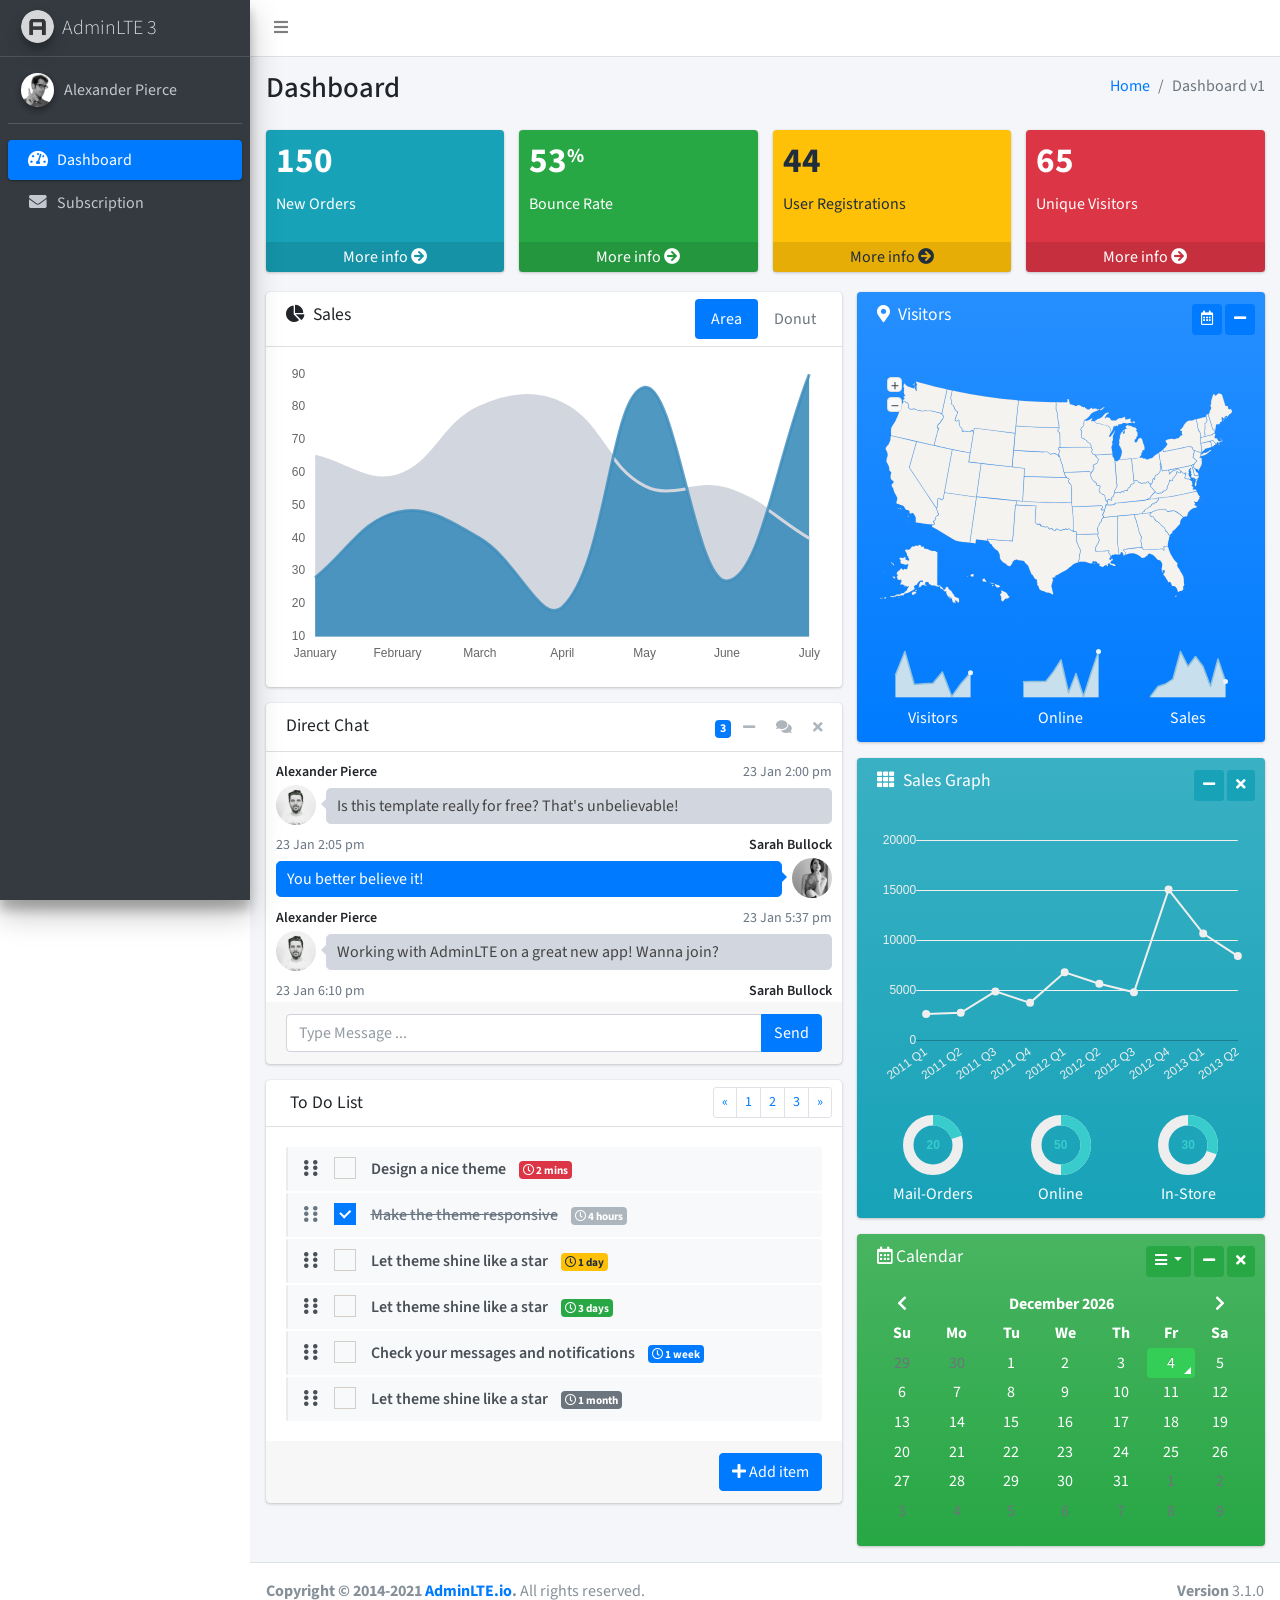
<file: assets/admin/index.html>
<!DOCTYPE html>
<html lang="en">
    <head>
        <meta charset="utf-8">
        <meta name="viewport" content="width=device-width, initial-scale=1">
        <title>AdminLTE 3 | Dashboard</title>

        <!-- Google Font: Source Sans Pro -->
        <link
        rel="stylesheet" href="https://fonts.googleapis.com/css?family=Source+Sans+Pro:300,400,400i,700&display=fallback">
        <!-- Font Awesome -->
        <link
        rel="stylesheet" href="plugins/fontawesome-free/css/all.min.css">
        <!-- Ionicons -->
        <link
        rel="stylesheet" href="https://code.ionicframework.com/ionicons/2.0.1/css/ionicons.min.css">
        <!-- Tempusdominus Bootstrap 4 -->
        <link
        rel="stylesheet" href="plugins/tempusdominus-bootstrap-4/css/tempusdominus-bootstrap-4.min.css">
        <!-- iCheck -->
        <link
        rel="stylesheet" href="plugins/icheck-bootstrap/icheck-bootstrap.min.css">
        <!-- JQVMap -->
        <link
        rel="stylesheet" href="plugins/jqvmap/jqvmap.min.css">
        <!-- Theme style -->
        <link
        rel="stylesheet" href="dist/css/adminlte.min.css">
        <!-- overlayScrollbars -->
        <link
        rel="stylesheet" href="plugins/overlayScrollbars/css/OverlayScrollbars.min.css">
        <!-- Daterange picker -->
        <link
        rel="stylesheet" href="plugins/daterangepicker/daterangepicker.css">
        <!-- summernote -->
        <link rel="stylesheet" href="plugins/summernote/summernote-bs4.min.css">
    </head>
    <body class="hold-transition sidebar-mini layout-fixed">
        <div class="wrapper">

            <!-- Preloader -->
            <div class="preloader flex-column justify-content-center align-items-center">
                <img class="animation__shake" src="dist/img/AdminLTELogo.png" alt="AdminLTELogo" height="60" width="60">
            </div>

            <!-- Navbar -->
            <nav class="main-header navbar navbar-expand navbar-white navbar-light">
                <!-- Left navbar links -->
                <ul class="navbar-nav">
                    <li class="nav-item">
                        <a class="nav-link" data-widget="pushmenu" href="#" role="button">
                            <i class="fas fa-bars"></i>
                        </a>
                    </li>
                </ul>
            </nav>
            <!-- /.navbar -->

            <!-- Main Sidebar Container -->
            <aside class="main-sidebar sidebar-dark-primary elevation-4">
                <!-- Brand Logo -->
                <a href="index3.html" class="brand-link">
                    <img src="dist/img/AdminLTELogo.png" alt="AdminLTE Logo" class="brand-image img-circle elevation-3" style="opacity: .8">
                    <span class="brand-text font-weight-light">AdminLTE 3</span>
                </a>

                <!-- Sidebar -->
                <div
                    class="sidebar">
                    <!-- Sidebar user panel (optional) -->
                    <div class="user-panel mt-3 pb-3 mb-3 d-flex">
                        <div class="image">
                            <img src="dist/img/user2-160x160.jpg" class="img-circle elevation-2" alt="User Image">
                        </div>
                        <div class="info">
                            <a href="#" class="d-block">Alexander Pierce</a>
                        </div>
                    </div>

                    <!-- Sidebar Menu -->
                    <nav class="mt-2">
                        <ul class="nav nav-pills nav-sidebar flex-column" data-widget="treeview" role="menu" data-accordion="false">
                            <!-- Add icons to the links using the .nav-icon class with font-awesome or any other icon font library -->
                            <li class="nav-item">
                                <a href="index.html" class="nav-link active">
                                    <i class="nav-icon fas fa-tachometer-alt"></i>
                                    <p>Dashboard</p>
                                </a>
                            </li>
                            <li class="nav-item">
                                <a href="data.html" class="nav-link">
                                    <i class="nav-icon fas fa-envelope"></i>
                                    <p>Subscription</p>
                                </a>
                            </li>
                        </ul>
                    </nav>
                    <!-- /.sidebar-menu -->
                </div>
                <!-- /.sidebar -->
            </aside>

            <!-- Content Wrapper. Contains page content -->
            <div
                class="content-wrapper">
                <!-- Content Header (Page header) -->
                <div class="content-header">
                    <div class="container-fluid">
                        <div class="row mb-2">
                            <div class="col-sm-6">
                                <h1 class="m-0">Dashboard</h1>
                            </div>
                            <!-- /.col -->
                            <div class="col-sm-6">
                                <ol class="breadcrumb float-sm-right">
                                    <li class="breadcrumb-item">
                                        <a href="#">Home</a>
                                    </li>
                                    <li class="breadcrumb-item active">Dashboard v1</li>
                                </ol>
                            </div>
                            <!-- /.col -->
                        </div>
                        <!-- /.row -->
                    </div>
                    <!-- /.container-fluid -->
                </div>
                <!-- /.content-header -->

                <!-- Main content -->
                <section class="content">
                    <div
                        class="container-fluid">
                        <!-- Small boxes (Stat box) -->
                        <div class="row">
                            <div
                                class="col-lg-3 col-6">
                                <!-- small box -->
                                <div class="small-box bg-info">
                                    <div class="inner">
                                        <h3>150</h3>

                                        <p>New Orders</p>
                                    </div>
                                    <div class="icon">
                                        <i class="ion ion-bag"></i>
                                    </div>
                                    <a href="#" class="small-box-footer">More info
                                        <i class="fas fa-arrow-circle-right"></i>
                                    </a>
                                </div>
                            </div>
                            <!-- ./col -->
                            <div
                                class="col-lg-3 col-6">
                                <!-- small box -->
                                <div class="small-box bg-success">
                                    <div class="inner">
                                        <h3>53<sup style="font-size: 20px">%</sup>
                                        </h3>

                                        <p>Bounce Rate</p>
                                    </div>
                                    <div class="icon">
                                        <i class="ion ion-stats-bars"></i>
                                    </div>
                                    <a href="#" class="small-box-footer">More info
                                        <i class="fas fa-arrow-circle-right"></i>
                                    </a>
                                </div>
                            </div>
                            <!-- ./col -->
                            <div
                                class="col-lg-3 col-6">
                                <!-- small box -->
                                <div class="small-box bg-warning">
                                    <div class="inner">
                                        <h3>44</h3>

                                        <p>User Registrations</p>
                                    </div>
                                    <div class="icon">
                                        <i class="ion ion-person-add"></i>
                                    </div>
                                    <a href="#" class="small-box-footer">More info
                                        <i class="fas fa-arrow-circle-right"></i>
                                    </a>
                                </div>
                            </div>
                            <!-- ./col -->
                            <div
                                class="col-lg-3 col-6">
                                <!-- small box -->
                                <div class="small-box bg-danger">
                                    <div class="inner">
                                        <h3>65</h3>

                                        <p>Unique Visitors</p>
                                    </div>
                                    <div class="icon">
                                        <i class="ion ion-pie-graph"></i>
                                    </div>
                                    <a href="#" class="small-box-footer">More info
                                        <i class="fas fa-arrow-circle-right"></i>
                                    </a>
                                </div>
                            </div>
                            <!-- ./col -->
                        </div>
                        <!-- /.row -->
                        <!-- Main row -->
                        <div
                            class="row">
                            <!-- Left col -->
                            <section
                                class="col-lg-7 connectedSortable">
                                <!-- Custom tabs (Charts with tabs)-->
                                <div class="card">
                                    <div class="card-header">
                                        <h3 class="card-title">
                                            <i class="fas fa-chart-pie mr-1"></i>
                                            Sales
                                        </h3>
                                        <div class="card-tools">
                                            <ul class="nav nav-pills ml-auto">
                                                <li class="nav-item">
                                                    <a class="nav-link active" href="#revenue-chart" data-toggle="tab">Area</a>
                                                </li>
                                                <li class="nav-item">
                                                    <a class="nav-link" href="#sales-chart" data-toggle="tab">Donut</a>
                                                </li>
                                            </ul>
                                        </div>
                                    </div>
                                    <!-- /.card-header -->
                                    <div class="card-body">
                                        <div
                                            class="tab-content p-0">
                                            <!-- Morris chart - Sales -->
                                            <div class="chart tab-pane active" id="revenue-chart" style="position: relative; height: 300px;">
                                                <canvas id="revenue-chart-canvas" height="300" style="height: 300px;"></canvas>
                                            </div>
                                            <div class="chart tab-pane" id="sales-chart" style="position: relative; height: 300px;">
                                                <canvas id="sales-chart-canvas" height="300" style="height: 300px;"></canvas>
                                            </div>
                                        </div>
                                    </div>
                                    <!-- /.card-body -->
                                </div>
                                <!-- /.card -->

                                <!-- DIRECT CHAT -->
                                <div class="card direct-chat direct-chat-primary">
                                    <div class="card-header">
                                        <h3 class="card-title">Direct Chat</h3>

                                        <div class="card-tools">
                                            <span title="3 New Messages" class="badge badge-primary">3</span>
                                            <button type="button" class="btn btn-tool" data-card-widget="collapse">
                                                <i class="fas fa-minus"></i>
                                            </button>
                                            <button type="button" class="btn btn-tool" title="Contacts" data-widget="chat-pane-toggle">
                                                <i class="fas fa-comments"></i>
                                            </button>
                                            <button type="button" class="btn btn-tool" data-card-widget="remove">
                                                <i class="fas fa-times"></i>
                                            </button>
                                        </div>
                                    </div>
                                    <!-- /.card-header -->
                                    <div
                                        class="card-body">
                                        <!-- Conversations are loaded here -->
                                        <div
                                            class="direct-chat-messages">
                                            <!-- Message. Default to the left -->
                                            <div class="direct-chat-msg">
                                                <div class="direct-chat-infos clearfix">
                                                    <span class="direct-chat-name float-left">Alexander Pierce</span>
                                                    <span class="direct-chat-timestamp float-right">23 Jan 2:00 pm</span>
                                                </div>
                                                <!-- /.direct-chat-infos -->
                                                <img
                                                class="direct-chat-img" src="dist/img/user1-128x128.jpg" alt="message user image">
                                                <!-- /.direct-chat-img -->
                                                <div class="direct-chat-text">
                                                    Is this template really for free? That's unbelievable!
                                                </div>
                                                <!-- /.direct-chat-text -->
                                            </div>
                                            <!-- /.direct-chat-msg -->

                                            <!-- Message to the right -->
                                            <div class="direct-chat-msg right">
                                                <div class="direct-chat-infos clearfix">
                                                    <span class="direct-chat-name float-right">Sarah Bullock</span>
                                                    <span class="direct-chat-timestamp float-left">23 Jan 2:05 pm</span>
                                                </div>
                                                <!-- /.direct-chat-infos -->
                                                <img
                                                class="direct-chat-img" src="dist/img/user3-128x128.jpg" alt="message user image">
                                                <!-- /.direct-chat-img -->
                                                <div class="direct-chat-text">
                                                    You better believe it!
                                                </div>
                                                <!-- /.direct-chat-text -->
                                            </div>
                                            <!-- /.direct-chat-msg -->

                                            <!-- Message. Default to the left -->
                                            <div class="direct-chat-msg">
                                                <div class="direct-chat-infos clearfix">
                                                    <span class="direct-chat-name float-left">Alexander Pierce</span>
                                                    <span class="direct-chat-timestamp float-right">23 Jan 5:37 pm</span>
                                                </div>
                                                <!-- /.direct-chat-infos -->
                                                <img
                                                class="direct-chat-img" src="dist/img/user1-128x128.jpg" alt="message user image">
                                                <!-- /.direct-chat-img -->
                                                <div class="direct-chat-text">
                                                    Working with AdminLTE on a great new app! Wanna join?
                                                </div>
                                                <!-- /.direct-chat-text -->
                                            </div>
                                            <!-- /.direct-chat-msg -->

                                            <!-- Message to the right -->
                                            <div class="direct-chat-msg right">
                                                <div class="direct-chat-infos clearfix">
                                                    <span class="direct-chat-name float-right">Sarah Bullock</span>
                                                    <span class="direct-chat-timestamp float-left">23 Jan 6:10 pm</span>
                                                </div>
                                                <!-- /.direct-chat-infos -->
                                                <img
                                                class="direct-chat-img" src="dist/img/user3-128x128.jpg" alt="message user image">
                                                <!-- /.direct-chat-img -->
                                                <div class="direct-chat-text">
                                                    I would love to.
                                                </div>
                                                <!-- /.direct-chat-text -->
                                            </div>
                                            <!-- /.direct-chat-msg -->

                                        </div>
                                        <!--/.direct-chat-messages-->

                                        <!-- Contacts are loaded here -->
                                        <div class="direct-chat-contacts">
                                            <ul class="contacts-list">
                                                <li>
                                                    <a href="#">
                                                        <img class="contacts-list-img" src="dist/img/user1-128x128.jpg" alt="User Avatar">

                                                        <div class="contacts-list-info">
                                                            <span class="contacts-list-name">
                                                                Count Dracula
                                                                <small class="contacts-list-date float-right">2/28/2015</small>
                                                            </span>
                                                            <span class="contacts-list-msg">How have you been? I was...</span>
                                                        </div>
                                                        <!-- /.contacts-list-info -->
                                                    </a>
                                                </li>
                                                <!-- End Contact Item -->
                                                <li>
                                                    <a href="#">
                                                        <img class="contacts-list-img" src="dist/img/user7-128x128.jpg" alt="User Avatar">

                                                        <div class="contacts-list-info">
                                                            <span class="contacts-list-name">
                                                                Sarah Doe
                                                                <small class="contacts-list-date float-right">2/23/2015</small>
                                                            </span>
                                                            <span class="contacts-list-msg">I will be waiting for...</span>
                                                        </div>
                                                        <!-- /.contacts-list-info -->
                                                    </a>
                                                </li>
                                                <!-- End Contact Item -->
                                                <li>
                                                    <a href="#">
                                                        <img class="contacts-list-img" src="dist/img/user3-128x128.jpg" alt="User Avatar">

                                                        <div class="contacts-list-info">
                                                            <span class="contacts-list-name">
                                                                Nadia Jolie
                                                                <small class="contacts-list-date float-right">2/20/2015</small>
                                                            </span>
                                                            <span class="contacts-list-msg">I'll call you back at...</span>
                                                        </div>
                                                        <!-- /.contacts-list-info -->
                                                    </a>
                                                </li>
                                                <!-- End Contact Item -->
                                                <li>
                                                    <a href="#">
                                                        <img class="contacts-list-img" src="dist/img/user5-128x128.jpg" alt="User Avatar">

                                                        <div class="contacts-list-info">
                                                            <span class="contacts-list-name">
                                                                Nora S. Vans
                                                                <small class="contacts-list-date float-right">2/10/2015</small>
                                                            </span>
                                                            <span class="contacts-list-msg">Where is your new...</span>
                                                        </div>
                                                        <!-- /.contacts-list-info -->
                                                    </a>
                                                </li>
                                                <!-- End Contact Item -->
                                                <li>
                                                    <a href="#">
                                                        <img class="contacts-list-img" src="dist/img/user6-128x128.jpg" alt="User Avatar">

                                                        <div class="contacts-list-info">
                                                            <span class="contacts-list-name">
                                                                John K.
                                                                <small class="contacts-list-date float-right">1/27/2015</small>
                                                            </span>
                                                            <span class="contacts-list-msg">Can I take a look at...</span>
                                                        </div>
                                                        <!-- /.contacts-list-info -->
                                                    </a>
                                                </li>
                                                <!-- End Contact Item -->
                                                <li>
                                                    <a href="#">
                                                        <img class="contacts-list-img" src="dist/img/user8-128x128.jpg" alt="User Avatar">

                                                        <div class="contacts-list-info">
                                                            <span class="contacts-list-name">
                                                                Kenneth M.
                                                                <small class="contacts-list-date float-right">1/4/2015</small>
                                                            </span>
                                                            <span class="contacts-list-msg">Never mind I found...</span>
                                                        </div>
                                                        <!-- /.contacts-list-info -->
                                                    </a>
                                                </li>
                                                <!-- End Contact Item -->
                                            </ul>
                                            <!-- /.contacts-list -->
                                        </div>
                                        <!-- /.direct-chat-pane -->
                                    </div>
                                    <!-- /.card-body -->
                                    <div class="card-footer">
                                        <form action="#" method="post">
                                            <div class="input-group">
                                                <input type="text" name="message" placeholder="Type Message ..." class="form-control">
                                                <span class="input-group-append">
                                                    <button type="button" class="btn btn-primary">Send</button>
                                                </span>
                                            </div>
                                        </form>
                                    </div>
                                    <!-- /.card-footer-->
                                </div>
                                <!--/.direct-chat -->

                                <!-- TO DO List -->
                                <div class="card">
                                    <div class="card-header">
                                        <h3 class="card-title">
                                            <i class="ion ion-clipboard mr-1"></i>
                                            To Do List
                                        </h3>

                                        <div class="card-tools">
                                            <ul class="pagination pagination-sm">
                                                <li class="page-item">
                                                    <a href="#" class="page-link">&laquo;</a>
                                                </li>
                                                <li class="page-item">
                                                    <a href="#" class="page-link">1</a>
                                                </li>
                                                <li class="page-item">
                                                    <a href="#" class="page-link">2</a>
                                                </li>
                                                <li class="page-item">
                                                    <a href="#" class="page-link">3</a>
                                                </li>
                                                <li class="page-item">
                                                    <a href="#" class="page-link">&raquo;</a>
                                                </li>
                                            </ul>
                                        </div>
                                    </div>
                                    <!-- /.card-header -->
                                    <div class="card-body">
                                        <ul class="todo-list" data-widget="todo-list">
                                            <li>
                                                <!-- drag handle -->
                                                <span class="handle">
                                                    <i class="fas fa-ellipsis-v"></i>
                                                    <i class="fas fa-ellipsis-v"></i>
                                                </span>
                                                <!-- checkbox -->
                                                <div class="icheck-primary d-inline ml-2">
                                                    <input type="checkbox" value="" name="todo1" id="todoCheck1">
                                                    <label for="todoCheck1"></label>
                                                </div>
                                                <!-- todo text -->
                                                <span class="text">Design a nice theme</span>
                                                <!-- Emphasis label -->
                                                <small class="badge badge-danger">
                                                    <i class="far fa-clock"></i>
                                                    2 mins</small>
                                                <!-- General tools such as edit or delete-->
                                                <div class="tools">
                                                    <i class="fas fa-edit"></i>
                                                    <i class="fas fa-trash-o"></i>
                                                </div>
                                            </li>
                                            <li>
                                                <span class="handle">
                                                    <i class="fas fa-ellipsis-v"></i>
                                                    <i class="fas fa-ellipsis-v"></i>
                                                </span>
                                                <div class="icheck-primary d-inline ml-2">
                                                    <input type="checkbox" value="" name="todo2" id="todoCheck2" checked>
                                                    <label for="todoCheck2"></label>
                                                </div>
                                                <span class="text">Make the theme responsive</span>
                                                <small class="badge badge-info">
                                                    <i class="far fa-clock"></i>
                                                    4 hours</small>
                                                <div class="tools">
                                                    <i class="fas fa-edit"></i>
                                                    <i class="fas fa-trash-o"></i>
                                                </div>
                                            </li>
                                            <li>
                                                <span class="handle">
                                                    <i class="fas fa-ellipsis-v"></i>
                                                    <i class="fas fa-ellipsis-v"></i>
                                                </span>
                                                <div class="icheck-primary d-inline ml-2">
                                                    <input type="checkbox" value="" name="todo3" id="todoCheck3">
                                                    <label for="todoCheck3"></label>
                                                </div>
                                                <span class="text">Let theme shine like a star</span>
                                                <small class="badge badge-warning">
                                                    <i class="far fa-clock"></i>
                                                    1 day</small>
                                                <div class="tools">
                                                    <i class="fas fa-edit"></i>
                                                    <i class="fas fa-trash-o"></i>
                                                </div>
                                            </li>
                                            <li>
                                                <span class="handle">
                                                    <i class="fas fa-ellipsis-v"></i>
                                                    <i class="fas fa-ellipsis-v"></i>
                                                </span>
                                                <div class="icheck-primary d-inline ml-2">
                                                    <input type="checkbox" value="" name="todo4" id="todoCheck4">
                                                    <label for="todoCheck4"></label>
                                                </div>
                                                <span class="text">Let theme shine like a star</span>
                                                <small class="badge badge-success">
                                                    <i class="far fa-clock"></i>
                                                    3 days</small>
                                                <div class="tools">
                                                    <i class="fas fa-edit"></i>
                                                    <i class="fas fa-trash-o"></i>
                                                </div>
                                            </li>
                                            <li>
                                                <span class="handle">
                                                    <i class="fas fa-ellipsis-v"></i>
                                                    <i class="fas fa-ellipsis-v"></i>
                                                </span>
                                                <div class="icheck-primary d-inline ml-2">
                                                    <input type="checkbox" value="" name="todo5" id="todoCheck5">
                                                    <label for="todoCheck5"></label>
                                                </div>
                                                <span class="text">Check your messages and notifications</span>
                                                <small class="badge badge-primary">
                                                    <i class="far fa-clock"></i>
                                                    1 week</small>
                                                <div class="tools">
                                                    <i class="fas fa-edit"></i>
                                                    <i class="fas fa-trash-o"></i>
                                                </div>
                                            </li>
                                            <li>
                                                <span class="handle">
                                                    <i class="fas fa-ellipsis-v"></i>
                                                    <i class="fas fa-ellipsis-v"></i>
                                                </span>
                                                <div class="icheck-primary d-inline ml-2">
                                                    <input type="checkbox" value="" name="todo6" id="todoCheck6">
                                                    <label for="todoCheck6"></label>
                                                </div>
                                                <span class="text">Let theme shine like a star</span>
                                                <small class="badge badge-secondary">
                                                    <i class="far fa-clock"></i>
                                                    1 month</small>
                                                <div class="tools">
                                                    <i class="fas fa-edit"></i>
                                                    <i class="fas fa-trash-o"></i>
                                                </div>
                                            </li>
                                        </ul>
                                    </div>
                                    <!-- /.card-body -->
                                    <div class="card-footer clearfix">
                                        <button type="button" class="btn btn-primary float-right">
                                            <i class="fas fa-plus"></i>
                                            Add item</button>
                                    </div>
                                </div>
                                <!-- /.card -->
                            </section>
                            <!-- /.Left col -->
                            <!-- right col (We are only adding the ID to make the widgets sortable)-->
                            <section
                                class="col-lg-5 connectedSortable">

                                <!-- Map card -->
                                <div class="card bg-gradient-primary">
                                    <div class="card-header border-0">
                                        <h3 class="card-title">
                                            <i class="fas fa-map-marker-alt mr-1"></i>
                                            Visitors
                                        </h3>
                                        <!-- card tools -->
                                        <div class="card-tools">
                                            <button type="button" class="btn btn-primary btn-sm daterange" title="Date range">
                                                <i class="far fa-calendar-alt"></i>
                                            </button>
                                            <button type="button" class="btn btn-primary btn-sm" data-card-widget="collapse" title="Collapse">
                                                <i class="fas fa-minus"></i>
                                            </button>
                                        </div>
                                        <!-- /.card-tools -->
                                    </div>
                                    <div class="card-body">
                                        <div id="world-map" style="height: 250px; width: 100%;"></div>
                                    </div>
                                    <!-- /.card-body-->
                                    <div class="card-footer bg-transparent">
                                        <div class="row">
                                            <div class="col-4 text-center">
                                                <div id="sparkline-1"></div>
                                                <div class="text-white">Visitors</div>
                                            </div>
                                            <!-- ./col -->
                                            <div class="col-4 text-center">
                                                <div id="sparkline-2"></div>
                                                <div class="text-white">Online</div>
                                            </div>
                                            <!-- ./col -->
                                            <div class="col-4 text-center">
                                                <div id="sparkline-3"></div>
                                                <div class="text-white">Sales</div>
                                            </div>
                                            <!-- ./col -->
                                        </div>
                                        <!-- /.row -->
                                    </div>
                                </div>
                                <!-- /.card -->

                                <!-- solid sales graph -->
                                <div class="card bg-gradient-info">
                                    <div class="card-header border-0">
                                        <h3 class="card-title">
                                            <i class="fas fa-th mr-1"></i>
                                            Sales Graph
                                        </h3>

                                        <div class="card-tools">
                                            <button type="button" class="btn bg-info btn-sm" data-card-widget="collapse">
                                                <i class="fas fa-minus"></i>
                                            </button>
                                            <button type="button" class="btn bg-info btn-sm" data-card-widget="remove">
                                                <i class="fas fa-times"></i>
                                            </button>
                                        </div>
                                    </div>
                                    <div class="card-body">
                                        <canvas class="chart" id="line-chart" style="min-height: 250px; height: 250px; max-height: 250px; max-width: 100%;"></canvas>
                                    </div>
                                    <!-- /.card-body -->
                                    <div class="card-footer bg-transparent">
                                        <div class="row">
                                            <div class="col-4 text-center">
                                                <input type="text" class="knob" data-readonly="true" value="20" data-width="60" data-height="60" data-fgcolor="#39CCCC">

                                                <div class="text-white">Mail-Orders</div>
                                            </div>
                                            <!-- ./col -->
                                            <div class="col-4 text-center">
                                                <input type="text" class="knob" data-readonly="true" value="50" data-width="60" data-height="60" data-fgcolor="#39CCCC">

                                                <div class="text-white">Online</div>
                                            </div>
                                            <!-- ./col -->
                                            <div class="col-4 text-center">
                                                <input type="text" class="knob" data-readonly="true" value="30" data-width="60" data-height="60" data-fgcolor="#39CCCC">

                                                <div class="text-white">In-Store</div>
                                            </div>
                                            <!-- ./col -->
                                        </div>
                                        <!-- /.row -->
                                    </div>
                                    <!-- /.card-footer -->
                                </div>
                                <!-- /.card -->

                                <!-- Calendar -->
                                <div class="card bg-gradient-success">
                                    <div class="card-header border-0">

                                        <h3 class="card-title">
                                            <i class="far fa-calendar-alt"></i>
                                            Calendar
                                        </h3>
                                        <!-- tools card -->
                                        <div
                                            class="card-tools">
                                            <!-- button with a dropdown -->
                                            <div class="btn-group">
                                                <button type="button" class="btn btn-success btn-sm dropdown-toggle" data-toggle="dropdown" data-offset="-52">
                                                    <i class="fas fa-bars"></i>
                                                </button>
                                                <div class="dropdown-menu" role="menu">
                                                    <a href="#" class="dropdown-item">Add new event</a>
                                                    <a href="#" class="dropdown-item">Clear events</a>
                                                    <div class="dropdown-divider"></div>
                                                    <a href="#" class="dropdown-item">View calendar</a>
                                                </div>
                                            </div>
                                            <button type="button" class="btn btn-success btn-sm" data-card-widget="collapse">
                                                <i class="fas fa-minus"></i>
                                            </button>
                                            <button type="button" class="btn btn-success btn-sm" data-card-widget="remove">
                                                <i class="fas fa-times"></i>
                                            </button>
                                        </div>
                                        <!-- /. tools -->
                                    </div>
                                    <!-- /.card-header -->
                                    <div
                                        class="card-body pt-0">
                                        <!--The calendar -->
                                        <div id="calendar" style="width: 100%"></div>
                                    </div>
                                    <!-- /.card-body -->
                                </div>
                                <!-- /.card -->
                            </section>
                            <!-- right col -->
                        </div>
                        <!-- /.row (main row) -->
                    </div>
                    <!-- /.container-fluid -->
                </section>
                <!-- /.content -->
            </div>
            <!-- /.content-wrapper -->
            <footer class="main-footer">
                <strong>Copyright &copy; 2014-2021
                    <a href="https://adminlte.io">AdminLTE.io</a>.</strong>
                All rights reserved.
                <div class="float-right d-none d-sm-inline-block">
                    <b>Version</b>
                    3.1.0
                </div>
            </footer>

            <!-- Control Sidebar -->
            <aside
                class="control-sidebar control-sidebar-dark"><!-- Control sidebar content goes here -->
            </aside>
            <!-- /.control-sidebar -->
        </div>
        <!-- ./wrapper -->

        <!-- jQuery -->
        <script src="plugins/jquery/jquery.min.js"></script>
        <!-- jQuery UI 1.11.4 -->
        <script src="plugins/jquery-ui/jquery-ui.min.js"></script>
        <!-- Resolve conflict in jQuery UI tooltip with Bootstrap tooltip -->
        <script>
            $.widget.bridge('uibutton', $.ui.button)
        </script>
        <!-- Bootstrap 4 -->
        <script src="plugins/bootstrap/js/bootstrap.bundle.min.js"></script>
        <!-- ChartJS -->
        <script src="plugins/chart.js/Chart.min.js"></script>
        <!-- Sparkline -->
        <script src="plugins/sparklines/sparkline.js"></script>
        <!-- JQVMap -->
        <script src="plugins/jqvmap/jquery.vmap.min.js"></script>
        <script src="plugins/jqvmap/maps/jquery.vmap.usa.js"></script>
        <!-- jQuery Knob Chart -->
        <script src="plugins/jquery-knob/jquery.knob.min.js"></script>
        <!-- daterangepicker -->
        <script src="plugins/moment/moment.min.js"></script>
        <script src="plugins/daterangepicker/daterangepicker.js"></script>
        <!-- Tempusdominus Bootstrap 4 -->
        <script src="plugins/tempusdominus-bootstrap-4/js/tempusdominus-bootstrap-4.min.js"></script>
        <!-- Summernote -->
        <script src="plugins/summernote/summernote-bs4.min.js"></script>
        <!-- overlayScrollbars -->
        <script src="plugins/overlayScrollbars/js/jquery.overlayScrollbars.min.js"></script>
        <!-- AdminLTE App -->
        <script src="dist/js/adminlte.js"></script>
        <!-- AdminLTE for demo purposes -->
        <script src="dist/js/demo.js"></script>
        <!-- AdminLTE dashboard demo (This is only for demo purposes) -->
        <script src="dist/js/pages/dashboard.js"></script>
    </body>
</html>
</file>
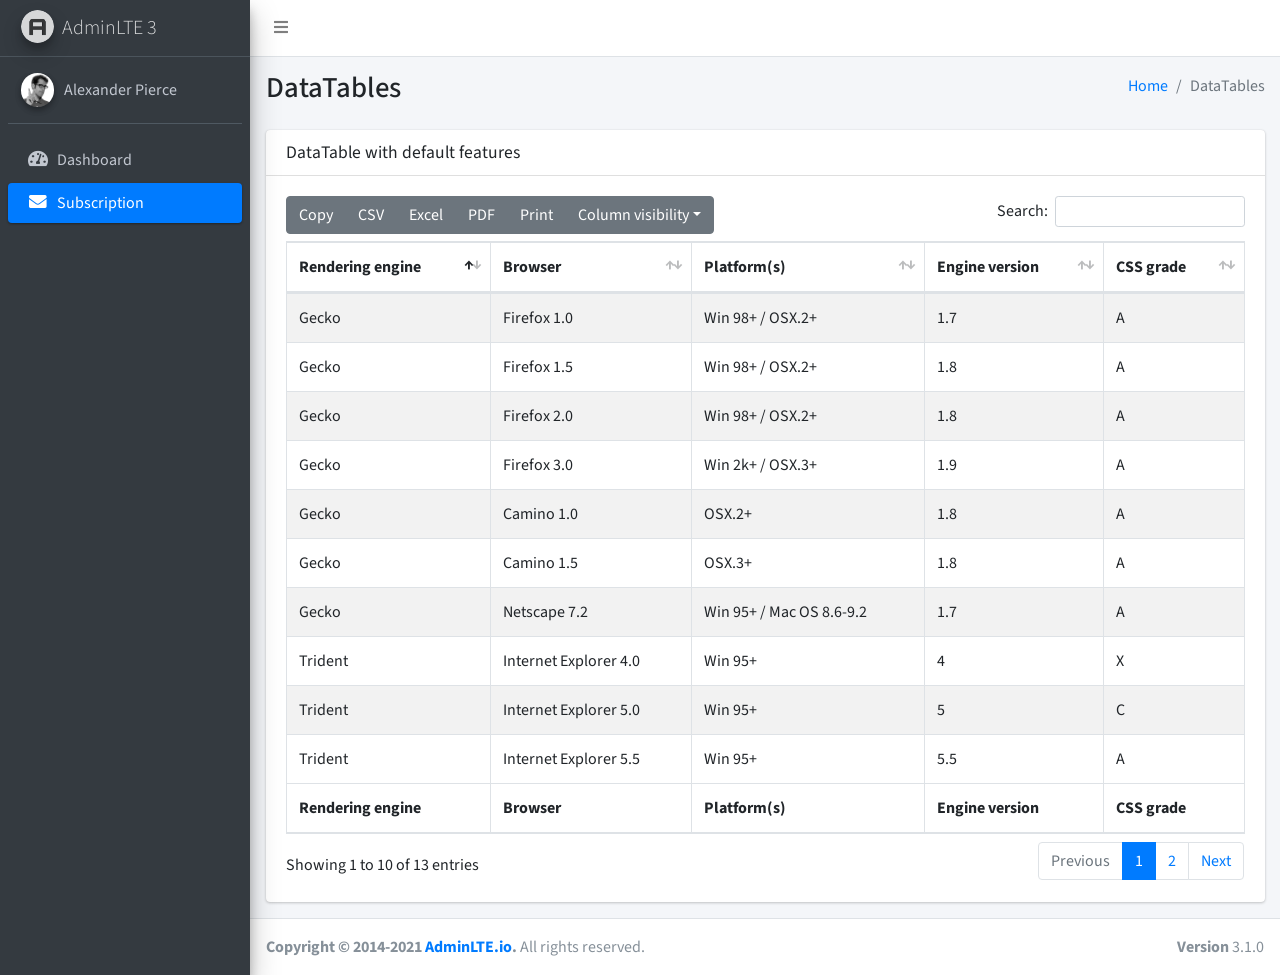
<file: assets/admin/data.html>
<!DOCTYPE html>
<html lang="en">
    <head>
        <meta charset="utf-8">
        <meta name="viewport" content="width=device-width, initial-scale=1">
        <title>AdminLTE 3 | DataTables</title>

        <!-- Google Font: Source Sans Pro -->
        <link
        rel="stylesheet" href="https://fonts.googleapis.com/css?family=Source+Sans+Pro:300,400,400i,700&display=fallback">
        <!-- Font Awesome -->
        <link
        rel="stylesheet" href="plugins/fontawesome-free/css/all.min.css">
        <!-- DataTables -->
        <link rel="stylesheet" href="plugins/datatables-bs4/css/dataTables.bootstrap4.min.css">
        <link rel="stylesheet" href="plugins/datatables-responsive/css/responsive.bootstrap4.min.css">
        <link
        rel="stylesheet" href="plugins/datatables-buttons/css/buttons.bootstrap4.min.css">
        <!-- Theme style -->
        <link rel="stylesheet" href="dist/css/adminlte.min.css">
    </head>
    <body class="hold-transition sidebar-mini">
        <div class="wrapper">
            <!-- Navbar -->
            <nav class="main-header navbar navbar-expand navbar-white navbar-light">
                <!-- Left navbar links -->
                <ul class="navbar-nav">
                    <li class="nav-item">
                        <a class="nav-link" data-widget="pushmenu" href="#" role="button">
                            <i class="fas fa-bars"></i>
                        </a>
                    </li>
                </ul>
            </nav>
            <!-- /.navbar -->

            <!-- Main Sidebar Container -->
            <aside class="main-sidebar sidebar-dark-primary elevation-4">
                <!-- Brand Logo -->
                <a href="index3.html" class="brand-link">
                    <img src="dist/img/AdminLTELogo.png" alt="AdminLTE Logo" class="brand-image img-circle elevation-3" style="opacity: .8">
                    <span class="brand-text font-weight-light">AdminLTE 3</span>
                </a>

                <!-- Sidebar -->
                <div
                    class="sidebar">
                    <!-- Sidebar user panel (optional) -->
                    <div class="user-panel mt-3 pb-3 mb-3 d-flex">
                        <div class="image">
                            <img src="dist/img/user2-160x160.jpg" class="img-circle elevation-2" alt="User Image">
                        </div>
                        <div class="info">
                            <a href="#" class="d-block">Alexander Pierce</a>
                        </div>
                    </div>

                    <!-- Sidebar Menu -->
                    <nav class="mt-2">
                        <ul class="nav nav-pills nav-sidebar flex-column" data-widget="treeview" role="menu" data-accordion="false">
                            <!-- Add icons to the links using the .nav-icon class with font-awesome or any other icon font library -->
                            <li class="nav-item">
                                <a href="index.html" class="nav-link">
                                    <i class="nav-icon fas fa-tachometer-alt"></i>
                                    <p>Dashboard</p>
                                </a>
                            </li>
                            <li class="nav-item">
                                <a href="data.html" class="nav-link active">
                                    <i class="nav-icon fas fa-envelope"></i>
                                    <p>Subscription</p>
                                </a>
                            </li>
                        </ul>
                    </nav>
                    <!-- /.sidebar-menu -->
                </div>
                <!-- /.sidebar -->
            </aside>

            <!-- Content Wrapper. Contains page content -->
            <div
                class="content-wrapper">
                <!-- Content Header (Page header) -->
                <section class="content-header">
                    <div class="container-fluid">
                        <div class="row mb-2">
                            <div class="col-sm-6">
                                <h1>DataTables</h1>
                            </div>
                            <div class="col-sm-6">
                                <ol class="breadcrumb float-sm-right">
                                    <li class="breadcrumb-item">
                                        <a href="#">Home</a>
                                    </li>
                                    <li class="breadcrumb-item active">DataTables</li>
                                </ol>
                            </div>
                        </div>
                    </div>
                    <!-- /.container-fluid -->
                </section>

                <!-- Main content -->
                <section class="content">
                    <div class="container-fluid">
                        <div class="row">
                            <div class="col-12">
                                <div class="card">
                                    <div class="card-header">
                                        <h3 class="card-title">DataTable with default features</h3>
                                    </div>
                                    <!-- /.card-header -->
                                    <div class="card-body">
                                        <table id="example1" class="table table-bordered table-striped">
                                            <thead>
                                                <tr>
                                                    <th>Rendering engine</th>
                                                    <th>Browser</th>
                                                    <th>Platform(s)</th>
                                                    <th>Engine version</th>
                                                    <th>CSS grade</th>
                                                </tr>
                                            </thead>
                                            <tbody>
                                                <tr>
                                                    <td>Trident</td>
                                                    <td>Internet Explorer 4.0</td>
                                                    <td>Win 95+</td>
                                                    <td>
                                                        4</td>
                                                    <td>X</td>
                                                </tr>
                                                <tr>
                                                    <td>Trident</td>
                                                    <td>Internet Explorer 5.0</td>
                                                    <td>Win 95+</td>
                                                    <td>5</td>
                                                    <td>C</td>
                                                </tr>
                                                <tr>
                                                    <td>Trident</td>
                                                    <td>Internet Explorer 5.5</td>
                                                    <td>Win 95+</td>
                                                    <td>5.5</td>
                                                    <td>A</td>
                                                </tr>
                                                <tr>
                                                    <td>Trident</td>
                                                    <td>Internet Explorer 6</td>
                                                    <td>Win 98+</td>
                                                    <td>6</td>
                                                    <td>A</td>
                                                </tr>
                                                <tr>
                                                    <td>Trident</td>
                                                    <td>Internet Explorer 7</td>
                                                    <td>Win XP SP2+</td>
                                                    <td>7</td>
                                                    <td>A</td>
                                                </tr>
                                                <tr>
                                                    <td>Trident</td>
                                                    <td>AOL browser (AOL desktop)</td>
                                                    <td>Win XP</td>
                                                    <td>6</td>
                                                    <td>A</td>
                                                </tr>
                                                <tr>
                                                    <td>Gecko</td>
                                                    <td>Firefox 1.0</td>
                                                    <td>Win 98+ / OSX.2+</td>
                                                    <td>1.7</td>
                                                    <td>A</td>
                                                </tr>
                                                <tr>
                                                    <td>Gecko</td>
                                                    <td>Firefox 1.5</td>
                                                    <td>Win 98+ / OSX.2+</td>
                                                    <td>1.8</td>
                                                    <td>A</td>
                                                </tr>
                                                <tr>
                                                    <td>Gecko</td>
                                                    <td>Firefox 2.0</td>
                                                    <td>Win 98+ / OSX.2+</td>
                                                    <td>1.8</td>
                                                    <td>A</td>
                                                </tr>
                                                <tr>
                                                    <td>Gecko</td>
                                                    <td>Firefox 3.0</td>
                                                    <td>Win 2k+ / OSX.3+</td>
                                                    <td>1.9</td>
                                                    <td>A</td>
                                                </tr>
                                                <tr>
                                                    <td>Gecko</td>
                                                    <td>Camino 1.0</td>
                                                    <td>OSX.2+</td>
                                                    <td>1.8</td>
                                                    <td>A</td>
                                                </tr>
                                                <tr>
                                                    <td>Gecko</td>
                                                    <td>Camino 1.5</td>
                                                    <td>OSX.3+</td>
                                                    <td>1.8</td>
                                                    <td>A</td>
                                                </tr>
                                                <tr>
                                                    <td>Gecko</td>
                                                    <td>Netscape 7.2</td>
                                                    <td>Win 95+ / Mac OS 8.6-9.2</td>
                                                    <td>1.7</td>
                                                    <td>A</td>
                                                </tr>
                                            </tbody>
                                            <tfoot>
                                                <tr>
                                                    <th>Rendering engine</th>
                                                    <th>Browser</th>
                                                    <th>Platform(s)</th>
                                                    <th>Engine version</th>
                                                    <th>CSS grade</th>
                                                </tr>
                                            </tfoot>
                                        </table>
                                    </div>
                                    <!-- /.card-body -->
                                </div>
                                <!-- /.card -->
                            </div>
                            <!-- /.col -->
                        </div>
                        <!-- /.row -->
                    </div>
                    <!-- /.container-fluid -->
                </section>
                <!-- /.content -->
            </div>
            <!-- /.content-wrapper -->
            <footer class="main-footer">
                <div class="float-right d-none d-sm-block">
                    <b>Version</b>
                    3.1.0
                </div>
                <strong>Copyright &copy; 2014-2021
                    <a href="https://adminlte.io">AdminLTE.io</a>.</strong>
                All rights reserved.
            </footer>

            <!-- Control Sidebar -->
            <aside
                class="control-sidebar control-sidebar-dark"><!-- Control sidebar content goes here -->
            </aside>
            <!-- /.control-sidebar -->
        </div>
        <!-- ./wrapper -->

        <!-- jQuery -->
        <script src="plugins/jquery/jquery.min.js"></script>
        <!-- Bootstrap 4 -->
        <script src="plugins/bootstrap/js/bootstrap.bundle.min.js"></script>
        <!-- DataTables  & Plugins -->
        <script src="plugins/datatables/jquery.dataTables.min.js"></script>
        <script src="plugins/datatables-bs4/js/dataTables.bootstrap4.min.js"></script>
        <script src="plugins/datatables-responsive/js/dataTables.responsive.min.js"></script>
        <script src="plugins/datatables-responsive/js/responsive.bootstrap4.min.js"></script>
        <script src="plugins/datatables-buttons/js/dataTables.buttons.min.js"></script>
        <script src="plugins/datatables-buttons/js/buttons.bootstrap4.min.js"></script>
        <script src="plugins/jszip/jszip.min.js"></script>
        <script src="plugins/pdfmake/pdfmake.min.js"></script>
        <script src="plugins/pdfmake/vfs_fonts.js"></script>
        <script src="plugins/datatables-buttons/js/buttons.html5.min.js"></script>
        <script src="plugins/datatables-buttons/js/buttons.print.min.js"></script>
        <script src="plugins/datatables-buttons/js/buttons.colVis.min.js"></script>
        <!-- AdminLTE App -->
        <script src="dist/js/adminlte.min.js"></script>
        <!-- AdminLTE for demo purposes -->
        <script src="dist/js/demo.js"></script>
        <!-- Page specific script -->
        <script>
            $(function () {
                $("#example1").DataTable({
                    "responsive": true,
                    "lengthChange": false,
                    "autoWidth": false,
                    "buttons": [
                        "copy",
                        "csv",
                        "excel",
                        "pdf",
                        "print",
                        "colvis"
                    ]
                }).buttons().container().appendTo('#example1_wrapper .col-md-6:eq(0)');
                $('#example2').DataTable({
                    "paging": true,
                    "lengthChange": false,
                    "searching": false,
                    "ordering": true,
                    "info": true,
                    "autoWidth": false,
                    "responsive": true
                });
            });
        </script>
    </body>
</html>
</file>
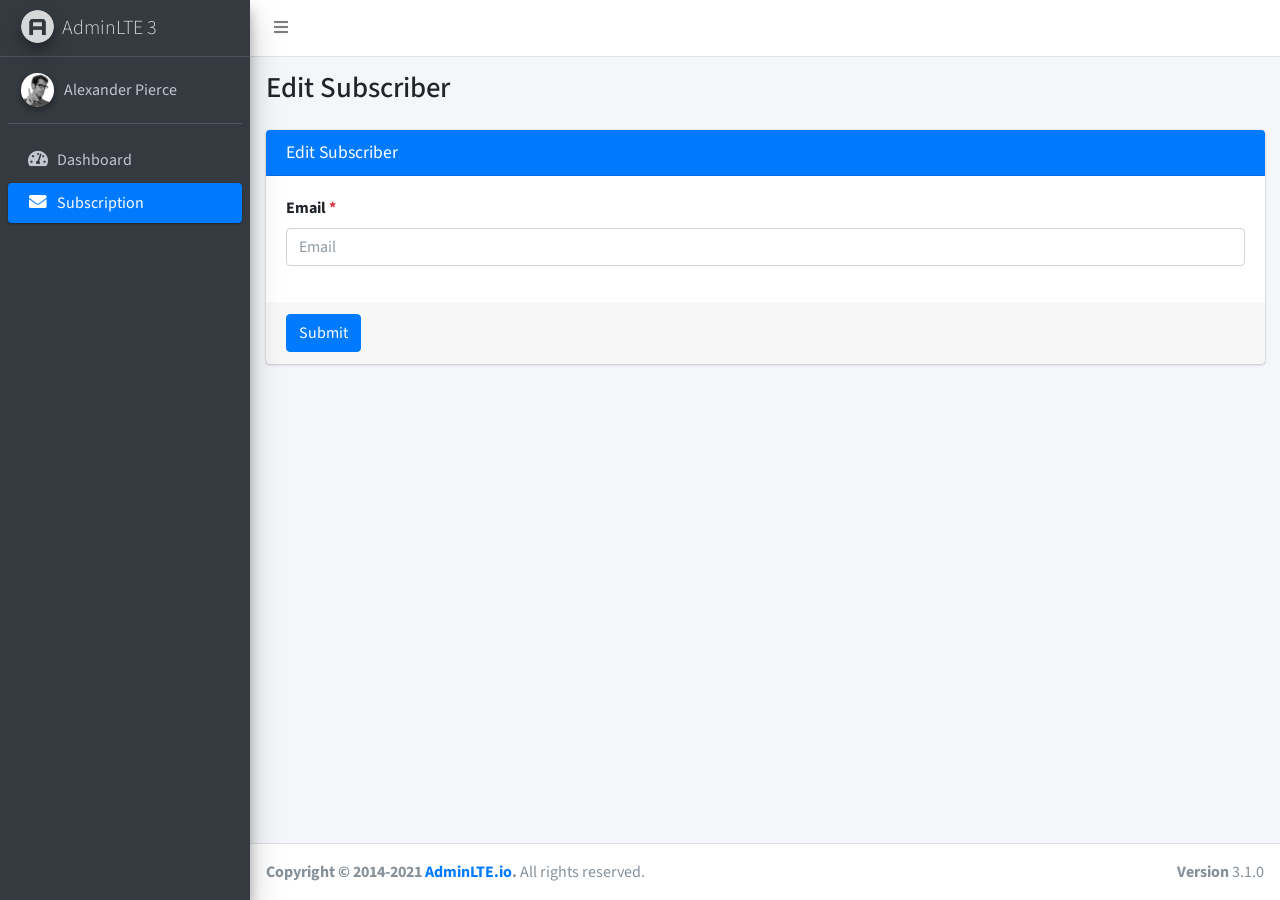
<file: assets/admin/edit.html>
<!DOCTYPE html>
<html lang="en">
    <head>
        <meta charset="utf-8">
        <meta name="viewport" content="width=device-width, initial-scale=1">
        <title>AdminLTE 3 | DataTables</title>

        <!-- Google Font: Source Sans Pro -->
        <link
        rel="stylesheet" href="https://fonts.googleapis.com/css?family=Source+Sans+Pro:300,400,400i,700&display=fallback">
        <!-- Font Awesome -->
        <link
        rel="stylesheet" href="plugins/fontawesome-free/css/all.min.css">
        <!-- DataTables -->
        <link rel="stylesheet" href="plugins/datatables-bs4/css/dataTables.bootstrap4.min.css">
        <link rel="stylesheet" href="plugins/datatables-responsive/css/responsive.bootstrap4.min.css">
        <link
        rel="stylesheet" href="plugins/datatables-buttons/css/buttons.bootstrap4.min.css">
        <!-- Theme style -->
        <link rel="stylesheet" href="dist/css/adminlte.min.css">
    </head>
    <body class="hold-transition sidebar-mini">
        <div
            class="wrapper">
            <!-- Navbar -->
            <nav
                class="main-header navbar navbar-expand navbar-white navbar-light">
                <!-- Left navbar links -->
                <ul class="navbar-nav">
                    <li class="nav-item">
                        <a class="nav-link" data-widget="pushmenu" href="#" role="button">
                            <i class="fas fa-bars"></i>
                        </a>
                    </li>
                </ul>
            </nav>
            <!-- /.navbar -->

            <!-- Main Sidebar Container -->
            <aside
                class="main-sidebar sidebar-dark-primary elevation-4">
                <!-- Brand Logo -->
                <a href="index3.html" class="brand-link">
                    <img src="dist/img/AdminLTELogo.png" alt="AdminLTE Logo" class="brand-image img-circle elevation-3" style="opacity: .8">
                    <span class="brand-text font-weight-light">AdminLTE 3</span>
                </a>

                <!-- Sidebar -->
                <div
                    class="sidebar">
                    <!-- Sidebar user panel (optional) -->
                    <div class="user-panel mt-3 pb-3 mb-3 d-flex">
                        <div class="image">
                            <img src="dist/img/user2-160x160.jpg" class="img-circle elevation-2" alt="User Image">
                        </div>
                        <div class="info">
                            <a href="#" class="d-block">Alexander Pierce</a>
                        </div>
                    </div>

                    <!-- Sidebar Menu -->
                    <nav class="mt-2">
                        <ul
                            class="nav nav-pills nav-sidebar flex-column" data-widget="treeview" role="menu" data-accordion="false">
                            <!-- Add icons to the links using the .nav-icon class with font-awesome or any other icon font library -->
                            <li class="nav-item">
                                <a href="index.html" class="nav-link">
                                    <i class="nav-icon fas fa-tachometer-alt"></i>
                                    <p>Dashboard</p>
                                </a>
                            </li>
                            <li class="nav-item">
                                <a href="data.html" class="nav-link active">
                                    <i class="nav-icon fas fa-envelope"></i>
                                    <p>Subscription</p>
                                </a>
                            </li>
                        </ul>
                    </nav>
                    <!-- /.sidebar-menu -->
                </div>
                <!-- /.sidebar -->
            </aside>

            <!-- Content Wrapper. Contains page content -->
            <div class="content-wrapper">
                <!-- Content Header (Page header) -->
                <div class="content-header">
                    <div class="container-fluid">
                        <div class="row mb-2">
                            <div class="col-sm-6">
                                <h1 class="m-0">Edit Subscriber</h1>
                            </div><!-- /.col -->
                        </div><!-- /.row -->
                    </div><!-- /.container-fluid -->
                </div>
                <!-- /.content-header -->

                <!-- Main content -->
                <section class="content">
                    <div class="container-fluid">
                        <!-- Main row -->
                        <div class="row">
                            <div class="col-12">
                                <div class="card card-primary">
                                    <div class="card-header">
                                        <h3 class="card-title">Edit Subscriber</h3>
                                    </div>
                                    <!-- /.card-header -->
                                    <!-- form start -->
                                    <form method="post">
                                        <div class="card-body">
                                            <div class="form-group">
                                                <label for="password">Email <span class="text-danger">*</span></label>
                                                <input type="email" class="form-control" id="email" name="email" placeholder="Email" required>
                                            </div>
                                        </div>
                                        <!-- /.card-body -->

                                        <div class="card-footer">
                                            <button type="submit" class="btn btn-primary">Submit</button>
                                        </div>
                                    </form>
                                </div>
                                <!-- /.card -->
                            </div>
                            <!-- /.col -->
                        </div>
                        <!-- /.row (main row) -->
                    </div><!-- /.container-fluid -->
                </section>
                <!-- /.content -->
            </div>
            <!-- /.content-wrapper -->
            <footer class="main-footer">
                <div class="float-right d-none d-sm-block">
                    <b>Version</b>
                    3.1.0
                </div>
                <strong>Copyright &copy; 2014-2021
                    <a href="https://adminlte.io">AdminLTE.io</a>.</strong>
                All rights reserved.
            </footer>

            <!-- Control Sidebar -->
            <aside
                class="control-sidebar control-sidebar-dark"><!-- Control sidebar content goes here -->
            </aside>
            <!-- /.control-sidebar -->
        </div>
        <!-- ./wrapper -->

        <!-- jQuery -->
        <script src="plugins/jquery/jquery.min.js"></script>
        <!-- Bootstrap 4 -->
        <script src="plugins/bootstrap/js/bootstrap.bundle.min.js"></script>
        <!-- DataTables  & Plugins -->
        <script src="plugins/datatables/jquery.dataTables.min.js"></script>
        <script src="plugins/datatables-bs4/js/dataTables.bootstrap4.min.js"></script>
        <script src="plugins/datatables-responsive/js/dataTables.responsive.min.js"></script>
        <script src="plugins/datatables-responsive/js/responsive.bootstrap4.min.js"></script>
        <script src="plugins/datatables-buttons/js/dataTables.buttons.min.js"></script>
        <script src="plugins/datatables-buttons/js/buttons.bootstrap4.min.js"></script>
        <script src="plugins/jszip/jszip.min.js"></script>
        <script src="plugins/pdfmake/pdfmake.min.js"></script>
        <script src="plugins/pdfmake/vfs_fonts.js"></script>
        <script src="plugins/datatables-buttons/js/buttons.html5.min.js"></script>
        <script src="plugins/datatables-buttons/js/buttons.print.min.js"></script>
        <script src="plugins/datatables-buttons/js/buttons.colVis.min.js"></script>
        <!-- AdminLTE App -->
        <script src="dist/js/adminlte.min.js"></script>
        <!-- AdminLTE for demo purposes -->
        <script src="dist/js/demo.js"></script>
        <!-- Page specific script -->
        <script>
            $(function () {
                $("#example1").DataTable({
                    "responsive": true,
                    "lengthChange": false,
                    "autoWidth": false,
                    "buttons": [
                        "copy",
                        "csv",
                        "excel",
                        "pdf",
                        "print",
                        "colvis"
                    ]
                }).buttons().container().appendTo('#example1_wrapper .col-md-6:eq(0)');
                $('#example2').DataTable({
                    "paging": true,
                    "lengthChange": false,
                    "searching": false,
                    "ordering": true,
                    "info": true,
                    "autoWidth": false,
                    "responsive": true
                });
            });
        </script>
    </body>
</html>
</file>
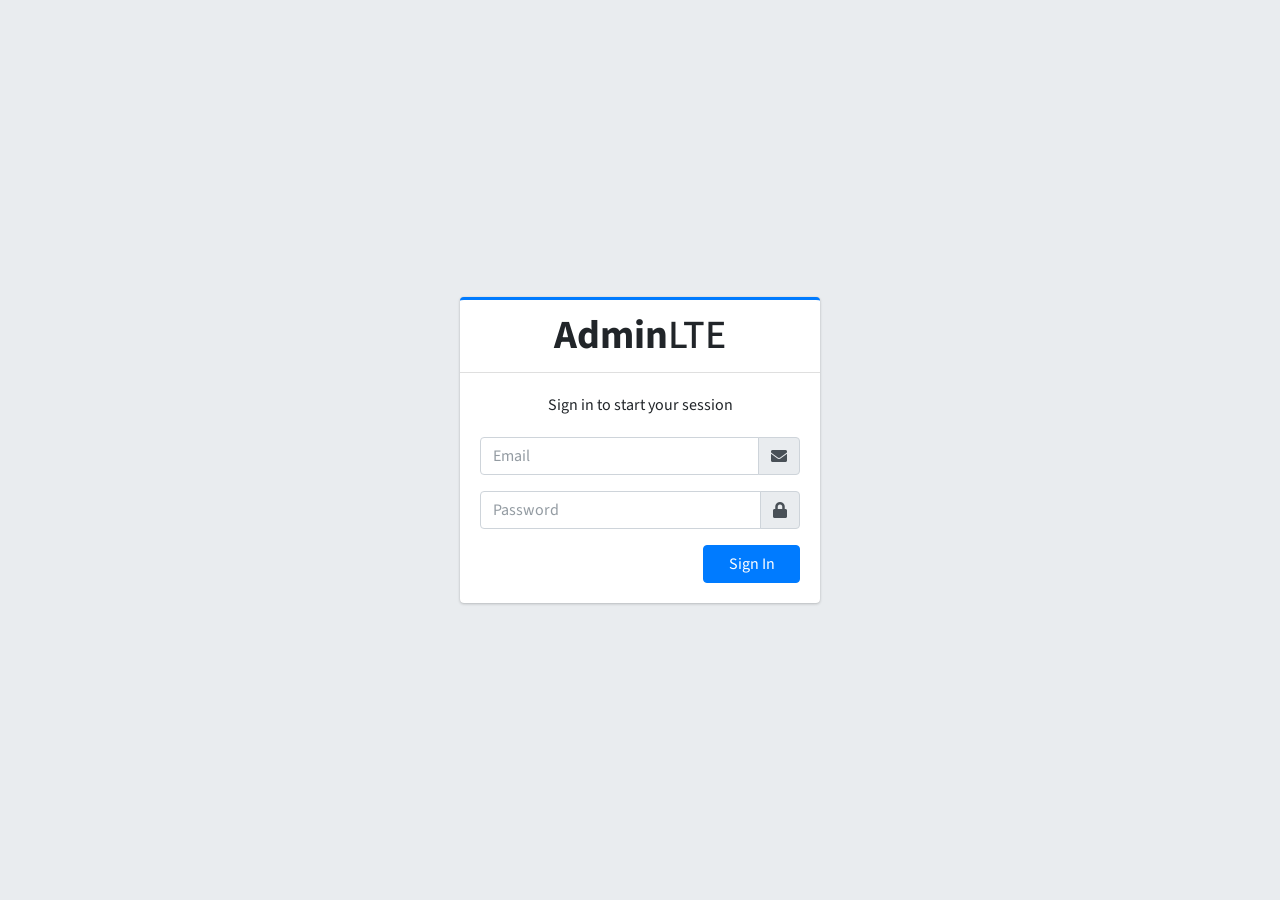
<file: assets/admin/login-v2.html>
<!DOCTYPE html>
<html lang="en">
    <head>
        <meta charset="utf-8">
        <meta name="viewport" content="width=device-width, initial-scale=1">
        <title>AdminLTE 3 | Log in (v2)</title>

        <!-- Google Font: Source Sans Pro -->
        <link
        rel="stylesheet" href="https://fonts.googleapis.com/css?family=Source+Sans+Pro:300,400,400i,700&display=fallback">
        <!-- Font Awesome -->
        <link
        rel="stylesheet" href="plugins/fontawesome-free/css/all.min.css">
        <!-- icheck bootstrap -->
        <link
        rel="stylesheet" href="plugins/icheck-bootstrap/icheck-bootstrap.min.css">
        <!-- Theme style -->
        <link rel="stylesheet" href="dist/css/adminlte.min.css">
    </head>
    <body class="hold-transition login-page">
        <div
            class="login-box">
            <!-- /.login-logo -->
            <div class="card card-outline card-primary">
                <div class="card-header text-center">
                    <a href="index2.html" class="h1">
                        <b>Admin</b>LTE</a>
                </div>
                <div class="card-body">
                    <p class="login-box-msg">Sign in to start your session</p>

                    <form action="index3.html" method="post">
                        <div class="input-group mb-3">
                            <input type="email" class="form-control" placeholder="Email">
                            <div class="input-group-append">
                                <div class="input-group-text">
                                    <span class="fas fa-envelope"></span>
                                </div>
                            </div>
                        </div>
                        <div class="input-group mb-3">
                            <input type="password" class="form-control" placeholder="Password">
                            <div class="input-group-append">
                                <div class="input-group-text">
                                    <span class="fas fa-lock"></span>
                                </div>
                            </div>
                        </div>
                        <div class="row">
                            <div class="col-8">
                                
                            </div>
                            <!-- /.col -->
                            <div class="col-4">
                                <button type="submit" class="btn btn-primary btn-block">Sign In</button>
                            </div>
                            <!-- /.col -->
                        </div>
                    </form>
                </div>
                <!-- /.card-body -->
            </div>
            <!-- /.card -->
        </div>
        <!-- /.login-box -->

        <!-- jQuery -->
        <script src="plugins/jquery/jquery.min.js"></script>
        <!-- Bootstrap 4 -->
        <script src="plugins/bootstrap/js/bootstrap.bundle.min.js"></script>
        <!-- AdminLTE App -->
        <script src="dist/js/adminlte.min.js"></script>
    </body>
</html>
</file>
<file: assets/admin/plugins/daterangepicker/daterangepicker.css>
.daterangepicker {
  position: absolute;
  color: inherit;
  background-color: #fff;
  border-radius: 4px;
  border: 1px solid #ddd;
  width: 278px;
  max-width: none;
  padding: 0;
  margin-top: 7px;
  top: 100px;
  left: 20px;
  z-index: 3001;
  display: none;
  font-family: arial;
  font-size: 15px;
  line-height: 1em;
}

.daterangepicker:before, .daterangepicker:after {
  position: absolute;
  display: inline-block;
  border-bottom-color: rgba(0, 0, 0, 0.2);
  content: '';
}

.daterangepicker:before {
  top: -7px;
  border-right: 7px solid transparent;
  border-left: 7px solid transparent;
  border-bottom: 7px solid #ccc;
}

.daterangepicker:after {
  top: -6px;
  border-right: 6px solid transparent;
  border-bottom: 6px solid #fff;
  border-left: 6px solid transparent;
}

.daterangepicker.opensleft:before {
  right: 9px;
}

.daterangepicker.opensleft:after {
  right: 10px;
}

.daterangepicker.openscenter:before {
  left: 0;
  right: 0;
  width: 0;
  margin-left: auto;
  margin-right: auto;
}

.daterangepicker.openscenter:after {
  left: 0;
  right: 0;
  width: 0;
  margin-left: auto;
  margin-right: auto;
}

.daterangepicker.opensright:before {
  left: 9px;
}

.daterangepicker.opensright:after {
  left: 10px;
}

.daterangepicker.drop-up {
  margin-top: -7px;
}

.daterangepicker.drop-up:before {
  top: initial;
  bottom: -7px;
  border-bottom: initial;
  border-top: 7px solid #ccc;
}

.daterangepicker.drop-up:after {
  top: initial;
  bottom: -6px;
  border-bottom: initial;
  border-top: 6px solid #fff;
}

.daterangepicker.single .daterangepicker .ranges, .daterangepicker.single .drp-calendar {
  float: none;
}

.daterangepicker.single .drp-selected {
  display: none;
}

.daterangepicker.show-calendar .drp-calendar {
  display: block;
}

.daterangepicker.show-calendar .drp-buttons {
  display: block;
}

.daterangepicker.auto-apply .drp-buttons {
  display: none;
}

.daterangepicker .drp-calendar {
  display: none;
  max-width: 270px;
}

.daterangepicker .drp-calendar.left {
  padding: 8px 0 8px 8px;
}

.daterangepicker .drp-calendar.right {
  padding: 8px;
}

.daterangepicker .drp-calendar.single .calendar-table {
  border: none;
}

.daterangepicker .calendar-table .next span, .daterangepicker .calendar-table .prev span {
  color: #fff;
  border: solid black;
  border-width: 0 2px 2px 0;
  border-radius: 0;
  display: inline-block;
  padding: 3px;
}

.daterangepicker .calendar-table .next span {
  transform: rotate(-45deg);
  -webkit-transform: rotate(-45deg);
}

.daterangepicker .calendar-table .prev span {
  transform: rotate(135deg);
  -webkit-transform: rotate(135deg);
}

.daterangepicker .calendar-table th, .daterangepicker .calendar-table td {
  white-space: nowrap;
  text-align: center;
  vertical-align: middle;
  min-width: 32px;
  width: 32px;
  height: 24px;
  line-height: 24px;
  font-size: 12px;
  border-radius: 4px;
  border: 1px solid transparent;
  white-space: nowrap;
  cursor: pointer;
}

.daterangepicker .calendar-table {
  border: 1px solid #fff;
  border-radius: 4px;
  background-color: #fff;
}

.daterangepicker .calendar-table table {
  width: 100%;
  margin: 0;
  border-spacing: 0;
  border-collapse: collapse;
}

.daterangepicker td.available:hover, .daterangepicker th.available:hover {
  background-color: #eee;
  border-color: transparent;
  color: inherit;
}

.daterangepicker td.week, .daterangepicker th.week {
  font-size: 80%;
  color: #ccc;
}

.daterangepicker td.off, .daterangepicker td.off.in-range, .daterangepicker td.off.start-date, .daterangepicker td.off.end-date {
  background-color: #fff;
  border-color: transparent;
  color: #999;
}

.daterangepicker td.in-range {
  background-color: #ebf4f8;
  border-color: transparent;
  color: #000;
  border-radius: 0;
}

.daterangepicker td.start-date {
  border-radius: 4px 0 0 4px;
}

.daterangepicker td.end-date {
  border-radius: 0 4px 4px 0;
}

.daterangepicker td.start-date.end-date {
  border-radius: 4px;
}

.daterangepicker td.active, .daterangepicker td.active:hover {
  background-color: #357ebd;
  border-color: transparent;
  color: #fff;
}

.daterangepicker th.month {
  width: auto;
}

.daterangepicker td.disabled, .daterangepicker option.disabled {
  color: #999;
  cursor: not-allowed;
  text-decoration: line-through;
}

.daterangepicker select.monthselect, .daterangepicker select.yearselect {
  font-size: 12px;
  padding: 1px;
  height: auto;
  margin: 0;
  cursor: default;
}

.daterangepicker select.monthselect {
  margin-right: 2%;
  width: 56%;
}

.daterangepicker select.yearselect {
  width: 40%;
}

.daterangepicker select.hourselect, .daterangepicker select.minuteselect, .daterangepicker select.secondselect, .daterangepicker select.ampmselect {
  width: 50px;
  margin: 0 auto;
  background: #eee;
  border: 1px solid #eee;
  padding: 2px;
  outline: 0;
  font-size: 12px;
}

.daterangepicker .calendar-time {
  text-align: center;
  margin: 4px auto 0 auto;
  line-height: 30px;
  position: relative;
}

.daterangepicker .calendar-time select.disabled {
  color: #ccc;
  cursor: not-allowed;
}

.daterangepicker .drp-buttons {
  clear: both;
  text-align: right;
  padding: 8px;
  border-top: 1px solid #ddd;
  display: none;
  line-height: 12px;
  vertical-align: middle;
}

.daterangepicker .drp-selected {
  display: inline-block;
  font-size: 12px;
  padding-right: 8px;
}

.daterangepicker .drp-buttons .btn {
  margin-left: 8px;
  font-size: 12px;
  font-weight: bold;
  padding: 4px 8px;
}

.daterangepicker.show-ranges.single.rtl .drp-calendar.left {
  border-right: 1px solid #ddd;
}

.daterangepicker.show-ranges.single.ltr .drp-calendar.left {
  border-left: 1px solid #ddd;
}

.daterangepicker.show-ranges.rtl .drp-calendar.right {
  border-right: 1px solid #ddd;
}

.daterangepicker.show-ranges.ltr .drp-calendar.left {
  border-left: 1px solid #ddd;
}

.daterangepicker .ranges {
  float: none;
  text-align: left;
  margin: 0;
}

.daterangepicker.show-calendar .ranges {
  margin-top: 8px;
}

.daterangepicker .ranges ul {
  list-style: none;
  margin: 0 auto;
  padding: 0;
  width: 100%;
}

.daterangepicker .ranges li {
  font-size: 12px;
  padding: 8px 12px;
  cursor: pointer;
}

.daterangepicker .ranges li:hover {
  background-color: #eee;
}

.daterangepicker .ranges li.active {
  background-color: #08c;
  color: #fff;
}

/*  Larger Screen Styling */
@media (min-width: 564px) {
  .daterangepicker {
    width: auto;
  }

  .daterangepicker .ranges ul {
    width: 140px;
  }

  .daterangepicker.single .ranges ul {
    width: 100%;
  }

  .daterangepicker.single .drp-calendar.left {
    clear: none;
  }

  .daterangepicker.single .ranges, .daterangepicker.single .drp-calendar {
    float: left;
  }

  .daterangepicker {
    direction: ltr;
    text-align: left;
  }

  .daterangepicker .drp-calendar.left {
    clear: left;
    margin-right: 0;
  }

  .daterangepicker .drp-calendar.left .calendar-table {
    border-right: none;
    border-top-right-radius: 0;
    border-bottom-right-radius: 0;
  }

  .daterangepicker .drp-calendar.right {
    margin-left: 0;
  }

  .daterangepicker .drp-calendar.right .calendar-table {
    border-left: none;
    border-top-left-radius: 0;
    border-bottom-left-radius: 0;
  }

  .daterangepicker .drp-calendar.left .calendar-table {
    padding-right: 8px;
  }

  .daterangepicker .ranges, .daterangepicker .drp-calendar {
    float: left;
  }
}

@media (min-width: 730px) {
  .daterangepicker .ranges {
    width: auto;
  }

  .daterangepicker .ranges {
    float: left;
  }

  .daterangepicker.rtl .ranges {
    float: right;
  }

  .daterangepicker .drp-calendar.left {
    clear: none !important;
  }
}
</file>
<file: assets/admin/plugins/jqvmap/jqvmap.min.css>
.jqvmap-label,.jqvmap-pin{pointer-events:none}.jqvmap-label{position:absolute;display:none;-webkit-border-radius:3px;-moz-border-radius:3px;border-radius:3px;background:#292929;color:#fff;font-family:sans-serif,Verdana;font-size:smaller;padding:3px}.jqvmap-zoomin,.jqvmap-zoomout{position:absolute;left:10px;-webkit-border-radius:3px;-moz-border-radius:3px;border-radius:3px;background:#000;padding:3px;color:#fff;width:10px;height:10px;cursor:pointer;line-height:10px;text-align:center}.jqvmap-zoomin{top:10px}.jqvmap-zoomout{top:30px}.jqvmap-region{cursor:pointer}.jqvmap-ajax_response{width:100%;height:500px}
</file>
<file: assets/admin/plugins/overlayScrollbars/css/OverlayScrollbars.min.css>
/*!
 * OverlayScrollbars
 * https://github.com/KingSora/OverlayScrollbars
 *
 * Version: 1.13.0
 *
 * Copyright KingSora | Rene Haas.
 * https://github.com/KingSora
 *
 * Released under the MIT license.
 * Date: 02.08.2020
 */
html.os-html,html.os-html>.os-host{display:block;overflow:hidden;box-sizing:border-box;height:100%!important;width:100%!important;min-width:100%!important;min-height:100%!important;margin:0!important;position:absolute!important}html.os-html>.os-host>.os-padding{position:absolute}body.os-dragging,body.os-dragging *{cursor:default}.os-host,.os-host-textarea{position:relative;overflow:visible!important;-webkit-box-orient:vertical;-webkit-box-direction:normal;-ms-flex-direction:column;flex-direction:column;-ms-flex-wrap:nowrap;flex-wrap:nowrap;-webkit-box-pack:start;-ms-flex-pack:start;justify-content:flex-start;-ms-flex-line-pack:start;align-content:flex-start;-webkit-box-align:start;-ms-flex-align:start;-ms-grid-row-align:flex-start;align-items:flex-start}.os-host-flexbox{overflow:hidden!important;display:-webkit-box;display:-ms-flexbox;display:flex}.os-host-flexbox>.os-size-auto-observer{height:inherit!important}.os-host-flexbox>.os-content-glue{-webkit-box-flex:1;-ms-flex-positive:1;flex-grow:1;-ms-flex-negative:0;flex-shrink:0}.os-host-flexbox>.os-size-auto-observer,.os-host-flexbox>.os-content-glue{min-height:0;min-width:0;-webkit-box-flex:0;-ms-flex-positive:0;flex-grow:0;-ms-flex-negative:1;flex-shrink:1;-ms-flex-preferred-size:auto;flex-basis:auto}#os-dummy-scrollbar-size{position:fixed;opacity:0;-ms-filter:'progid:DXImageTransform.Microsoft.Alpha(Opacity=0)';visibility:hidden;overflow:scroll;height:500px;width:500px}#os-dummy-scrollbar-size>div{width:200%;height:200%;margin:10px 0}#os-dummy-scrollbar-size:before,#os-dummy-scrollbar-size:after,.os-content:before,.os-content:after{content:'';display:table;width:.01px;height:.01px;line-height:0;font-size:0;flex-grow:0;flex-shrink:0;visibility:hidden}#os-dummy-scrollbar-size,.os-viewport{-ms-overflow-style:scrollbar!important}.os-viewport-native-scrollbars-invisible#os-dummy-scrollbar-size,.os-viewport-native-scrollbars-invisible.os-viewport{scrollbar-width:none!important}.os-viewport-native-scrollbars-invisible#os-dummy-scrollbar-size::-webkit-scrollbar,.os-viewport-native-scrollbars-invisible.os-viewport::-webkit-scrollbar,.os-viewport-native-scrollbars-invisible#os-dummy-scrollbar-size::-webkit-scrollbar-corner,.os-viewport-native-scrollbars-invisible.os-viewport::-webkit-scrollbar-corner{display:none!important;width:0!important;height:0!important;visibility:hidden!important;background:0 0!important}.os-content-glue{box-sizing:inherit;max-height:100%;max-width:100%;width:100%;pointer-events:none}.os-padding{box-sizing:inherit;direction:inherit;position:absolute;overflow:visible;padding:0;margin:0;left:0;top:0;bottom:0;right:0;width:auto!important;height:auto!important;z-index:0}.os-host-overflow>.os-padding{overflow:hidden}.os-viewport{direction:inherit!important;box-sizing:inherit!important;resize:none!important;outline:0!important;position:absolute;overflow:hidden;top:0;left:0;bottom:0;right:0;padding:0;margin:0;-webkit-overflow-scrolling:touch}.os-content-arrange{position:absolute;z-index:-1;min-height:1px;min-width:1px;pointer-events:none}.os-content{direction:inherit;box-sizing:border-box!important;position:relative;display:block;height:100%;width:100%;height:100%;width:100%;visibility:visible}.os-content>.os-textarea{box-sizing:border-box!important;direction:inherit!important;background:0 0!important;outline:0 transparent!important;overflow:hidden!important;position:absolute!important;display:block!important;top:0!important;left:0!important;margin:0!important;border-radius:0!important;float:none!important;-webkit-filter:none!important;filter:none!important;border:0!important;resize:none!important;-webkit-transform:none!important;transform:none!important;max-width:none!important;max-height:none!important;box-shadow:none!important;-webkit-perspective:none!important;perspective:none!important;opacity:1!important;z-index:1!important;clip:auto!important;vertical-align:baseline!important;padding:0}.os-host-rtl>.os-padding>.os-viewport>.os-content>.os-textarea{right:0!important}.os-content>.os-textarea-cover{z-index:-1;pointer-events:none}.os-content>.os-textarea[wrap=off]{white-space:pre!important;margin:0!important}.os-text-inherit{font-family:inherit;font-size:inherit;font-weight:inherit;font-style:inherit;font-variant:inherit;text-transform:inherit;text-decoration:inherit;text-indent:inherit;text-align:inherit;text-shadow:inherit;text-overflow:inherit;letter-spacing:inherit;word-spacing:inherit;line-height:inherit;unicode-bidi:inherit;direction:inherit;color:inherit;cursor:text}.os-resize-observer,.os-resize-observer-host{box-sizing:inherit;display:block;visibility:hidden;position:absolute;top:0;left:0;height:100%;width:100%;overflow:hidden;pointer-events:none;z-index:-1}.os-resize-observer-host{padding:inherit;border:inherit;border-color:transparent;border-style:solid;box-sizing:border-box}.os-resize-observer-host.observed{display:flex;flex-direction:column;justify-content:flex-start;align-items:flex-start}.os-resize-observer-host>.os-resize-observer,.os-resize-observer-host.observed>.os-resize-observer{height:200%;width:200%;padding:inherit;border:inherit;margin:0;display:block;box-sizing:content-box}.os-resize-observer-host.observed>.os-resize-observer,.os-resize-observer-host.observed>.os-resize-observer:before{display:flex;position:relative;flex-grow:1;flex-shrink:0;flex-basis:auto;box-sizing:border-box}.os-resize-observer-host.observed>.os-resize-observer:before{content:'';box-sizing:content-box;padding:inherit;border:inherit;margin:0}.os-size-auto-observer{box-sizing:inherit!important;height:100%;width:inherit;max-width:1px;position:relative;float:left;max-height:1px;overflow:hidden;z-index:-1;padding:0;margin:0;pointer-events:none;-webkit-box-flex:inherit;-ms-flex-positive:inherit;flex-grow:inherit;-ms-flex-negative:0;flex-shrink:0;-ms-flex-preferred-size:0;flex-basis:0}.os-size-auto-observer>.os-resize-observer{width:1000%;height:1000%;min-height:1px;min-width:1px}.os-resize-observer-item{position:absolute;top:0;right:0;bottom:0;left:0;overflow:hidden;z-index:-1;opacity:0;direction:ltr!important;-webkit-box-flex:0!important;-ms-flex:none!important;flex:none!important}.os-resize-observer-item-final{position:absolute;left:0;top:0;-webkit-transition:none!important;transition:none!important;-webkit-box-flex:0!important;-ms-flex:none!important;flex:none!important}.os-resize-observer{-webkit-animation-duration:.001s;animation-duration:.001s;-webkit-animation-name:os-resize-observer-dummy-animation;animation-name:os-resize-observer-dummy-animation}object.os-resize-observer{box-sizing:border-box!important}@-webkit-keyframes os-resize-observer-dummy-animation{0%{z-index:0}to{z-index:-1}}@keyframes os-resize-observer-dummy-animation{0%{z-index:0}to{z-index:-1}}.os-host-transition>.os-scrollbar,.os-host-transition>.os-scrollbar-corner{-webkit-transition:opacity .3s,visibility .3s,top .3s,right .3s,bottom .3s,left .3s;transition:opacity .3s,visibility .3s,top .3s,right .3s,bottom .3s,left .3s}html.os-html>.os-host>.os-scrollbar{position:absolute;z-index:999999}.os-scrollbar,.os-scrollbar-corner{position:absolute;opacity:1;-ms-filter:'progid:DXImageTransform.Microsoft.Alpha(Opacity=100)';z-index:1}.os-scrollbar-corner{bottom:0;right:0}.os-scrollbar{pointer-events:none}.os-scrollbar-track{pointer-events:auto;position:relative;height:100%;width:100%;padding:0!important;border:0!important}.os-scrollbar-handle{pointer-events:auto;position:absolute;width:100%;height:100%}.os-scrollbar-handle-off,.os-scrollbar-track-off{pointer-events:none}.os-scrollbar.os-scrollbar-unusable,.os-scrollbar.os-scrollbar-unusable *{pointer-events:none!important}.os-scrollbar.os-scrollbar-unusable .os-scrollbar-handle{opacity:0!important}.os-scrollbar-horizontal{bottom:0;left:0}.os-scrollbar-vertical{top:0;right:0}.os-host-rtl>.os-scrollbar-horizontal{right:0}.os-host-rtl>.os-scrollbar-vertical{right:auto;left:0}.os-host-rtl>.os-scrollbar-corner{right:auto;left:0}.os-scrollbar-auto-hidden,.os-padding+.os-scrollbar-corner,.os-host-resize-disabled.os-host-scrollbar-horizontal-hidden>.os-scrollbar-corner,.os-host-scrollbar-horizontal-hidden>.os-scrollbar-horizontal,.os-host-resize-disabled.os-host-scrollbar-vertical-hidden>.os-scrollbar-corner,.os-host-scrollbar-vertical-hidden>.os-scrollbar-vertical,.os-scrollbar-horizontal.os-scrollbar-auto-hidden+.os-scrollbar-vertical+.os-scrollbar-corner,.os-scrollbar-horizontal+.os-scrollbar-vertical.os-scrollbar-auto-hidden+.os-scrollbar-corner,.os-scrollbar-horizontal.os-scrollbar-auto-hidden+.os-scrollbar-vertical.os-scrollbar-auto-hidden+.os-scrollbar-corner{opacity:0;visibility:hidden;pointer-events:none}.os-scrollbar-corner-resize-both{cursor:nwse-resize}.os-host-rtl>.os-scrollbar-corner-resize-both{cursor:nesw-resize}.os-scrollbar-corner-resize-horizontal{cursor:ew-resize}.os-scrollbar-corner-resize-vertical{cursor:ns-resize}.os-dragging .os-scrollbar-corner.os-scrollbar-corner-resize{cursor:default}.os-host-resize-disabled.os-host-scrollbar-horizontal-hidden>.os-scrollbar-vertical{top:0;bottom:0}.os-host-resize-disabled.os-host-scrollbar-vertical-hidden>.os-scrollbar-horizontal,.os-host-rtl.os-host-resize-disabled.os-host-scrollbar-vertical-hidden>.os-scrollbar-horizontal{right:0;left:0}.os-scrollbar:hover,.os-scrollbar-corner.os-scrollbar-corner-resize{opacity:1!important;visibility:visible!important}.os-scrollbar-corner.os-scrollbar-corner-resize{background-image:url([data-uri]);background-repeat:no-repeat;background-position:100% 100%;pointer-events:auto!important}.os-host-rtl>.os-scrollbar-corner.os-scrollbar-corner-resize{-webkit-transform:scale(-1,1);transform:scale(-1,1)}.os-host-overflow{overflow:hidden!important}.os-theme-none>.os-scrollbar-horizontal,.os-theme-none>.os-scrollbar-vertical,.os-theme-none>.os-scrollbar-corner{display:none!important}.os-theme-none>.os-scrollbar-corner-resize{display:block!important;min-width:10px;min-height:10px}.os-theme-dark>.os-scrollbar-horizontal,.os-theme-light>.os-scrollbar-horizontal{right:10px;height:10px}.os-theme-dark>.os-scrollbar-vertical,.os-theme-light>.os-scrollbar-vertical{bottom:10px;width:10px}.os-theme-dark.os-host-rtl>.os-scrollbar-horizontal,.os-theme-light.os-host-rtl>.os-scrollbar-horizontal{left:10px;right:0}.os-theme-dark>.os-scrollbar-corner,.os-theme-light>.os-scrollbar-corner{height:10px;width:10px}.os-theme-dark>.os-scrollbar-corner,.os-theme-light>.os-scrollbar-corner{background-color:transparent}.os-theme-dark>.os-scrollbar,.os-theme-light>.os-scrollbar{padding:2px;box-sizing:border-box;background:0 0}.os-theme-dark>.os-scrollbar.os-scrollbar-unusable,.os-theme-light>.os-scrollbar.os-scrollbar-unusable{background:0 0}.os-theme-dark>.os-scrollbar>.os-scrollbar-track,.os-theme-light>.os-scrollbar>.os-scrollbar-track{background:0 0}.os-theme-dark>.os-scrollbar-horizontal>.os-scrollbar-track>.os-scrollbar-handle,.os-theme-light>.os-scrollbar-horizontal>.os-scrollbar-track>.os-scrollbar-handle{min-width:30px}.os-theme-dark>.os-scrollbar-vertical>.os-scrollbar-track>.os-scrollbar-handle,.os-theme-light>.os-scrollbar-vertical>.os-scrollbar-track>.os-scrollbar-handle{min-height:30px}.os-theme-dark.os-host-transition>.os-scrollbar>.os-scrollbar-track>.os-scrollbar-handle,.os-theme-light.os-host-transition>.os-scrollbar>.os-scrollbar-track>.os-scrollbar-handle{-webkit-transition:background-color .3s;transition:background-color .3s}.os-theme-dark>.os-scrollbar>.os-scrollbar-track>.os-scrollbar-handle,.os-theme-light>.os-scrollbar>.os-scrollbar-track>.os-scrollbar-handle,.os-theme-dark>.os-scrollbar>.os-scrollbar-track,.os-theme-light>.os-scrollbar>.os-scrollbar-track{border-radius:10px}.os-theme-dark>.os-scrollbar>.os-scrollbar-track>.os-scrollbar-handle{background:rgba(0,0,0,.4)}.os-theme-light>.os-scrollbar>.os-scrollbar-track>.os-scrollbar-handle{background:rgba(255,255,255,.4)}.os-theme-dark>.os-scrollbar:hover>.os-scrollbar-track>.os-scrollbar-handle{background:rgba(0,0,0,.55)}.os-theme-light>.os-scrollbar:hover>.os-scrollbar-track>.os-scrollbar-handle{background:rgba(255,255,255,.55)}.os-theme-dark>.os-scrollbar>.os-scrollbar-track>.os-scrollbar-handle.active{background:rgba(0,0,0,.7)}.os-theme-light>.os-scrollbar>.os-scrollbar-track>.os-scrollbar-handle.active{background:rgba(255,255,255,.7)}.os-theme-dark>.os-scrollbar-horizontal .os-scrollbar-handle:before,.os-theme-dark>.os-scrollbar-vertical .os-scrollbar-handle:before,.os-theme-light>.os-scrollbar-horizontal .os-scrollbar-handle:before,.os-theme-light>.os-scrollbar-vertical .os-scrollbar-handle:before{content:'';position:absolute;left:0;right:0;top:0;bottom:0;display:block}.os-theme-dark.os-host-scrollbar-horizontal-hidden>.os-scrollbar-horizontal .os-scrollbar-handle:before,.os-theme-dark.os-host-scrollbar-vertical-hidden>.os-scrollbar-vertical .os-scrollbar-handle:before,.os-theme-light.os-host-scrollbar-horizontal-hidden>.os-scrollbar-horizontal .os-scrollbar-handle:before,.os-theme-light.os-host-scrollbar-vertical-hidden>.os-scrollbar-vertical .os-scrollbar-handle:before{display:none}.os-theme-dark>.os-scrollbar-horizontal .os-scrollbar-handle:before,.os-theme-light>.os-scrollbar-horizontal .os-scrollbar-handle:before{top:-6px;bottom:-2px}.os-theme-dark>.os-scrollbar-vertical .os-scrollbar-handle:before,.os-theme-light>.os-scrollbar-vertical .os-scrollbar-handle:before{left:-6px;right:-2px}.os-host-rtl.os-theme-dark>.os-scrollbar-vertical .os-scrollbar-handle:before,.os-host-rtl.os-theme-light>.os-scrollbar-vertical .os-scrollbar-handle:before{right:-6px;left:-2px}
</file>
<file: assets/admin/plugins/summernote/summernote-bs4.min.css>
@font-face{font-family:summernote;font-style:normal;font-weight:400;font-display:auto;src:url(font/summernote.eot);src:url(font/summernote.eot?#iefix) format("embedded-opentype"),url(font/summernote.woff2) format("woff2"),url(font/summernote.woff) format("woff"),url(font/summernote.ttf) format("truetype")}[class*=" note-icon"]:before,[class^=note-icon]:before{display:inline-block;font-family:summernote;font-style:normal;font-size:inherit;text-decoration:inherit;text-rendering:auto;text-transform:none;vertical-align:middle;-moz-osx-font-smoothing:grayscale;-webkit-font-smoothing:antialiased;speak:none}.note-icon-fw{text-align:center;width:1.25em}.note-icon-border{border:.08em solid #eee;border-radius:.1em;padding:.2em .25em .15em}.note-icon-pull-left{float:left}.note-icon-pull-right{float:right}.note-icon.note-icon-pull-left{margin-right:.3em}.note-icon.note-icon-pull-right{margin-left:.3em}.note-icon-align:before{content:""}.note-icon-align-center:before{content:""}.note-icon-align-indent:before{content:""}.note-icon-align-justify:before{content:""}.note-icon-align-left:before{content:""}.note-icon-align-outdent:before{content:""}.note-icon-align-right:before{content:""}.note-icon-arrow-circle-down:before{content:""}.note-icon-arrow-circle-left:before{content:""}.note-icon-arrow-circle-right:before{content:""}.note-icon-arrow-circle-up:before{content:""}.note-icon-arrows-alt:before{content:""}.note-icon-arrows-h:before{content:""}.note-icon-arrows-v:before{content:""}.note-icon-bold:before{content:""}.note-icon-caret:before{content:""}.note-icon-chain-broken:before{content:""}.note-icon-circle:before{content:""}.note-icon-close:before{content:""}.note-icon-code:before{content:""}.note-icon-col-after:before{content:""}.note-icon-col-before:before{content:""}.note-icon-col-remove:before{content:""}.note-icon-eraser:before{content:""}.note-icon-float-left:before{content:""}.note-icon-float-none:before{content:""}.note-icon-float-right:before{content:""}.note-icon-font:before{content:""}.note-icon-frame:before{content:""}.note-icon-italic:before{content:""}.note-icon-link:before{content:""}.note-icon-magic:before{content:""}.note-icon-menu-check:before{content:""}.note-icon-minus:before{content:""}.note-icon-orderedlist:before{content:""}.note-icon-pencil:before{content:""}.note-icon-picture:before{content:""}.note-icon-question:before{content:""}.note-icon-redo:before{content:""}.note-icon-rollback:before{content:""}.note-icon-row-above:before{content:""}.note-icon-row-below:before{content:""}.note-icon-row-remove:before{content:""}.note-icon-special-character:before{content:""}.note-icon-square:before{content:""}.note-icon-strikethrough:before{content:""}.note-icon-subscript:before{content:""}.note-icon-summernote:before{content:""}.note-icon-superscript:before{content:""}.note-icon-table:before{content:""}.note-icon-text-height:before{content:""}.note-icon-trash:before{content:""}.note-icon-underline:before{content:""}.note-icon-undo:before{content:""}.note-icon-unorderedlist:before{content:""}.note-icon-video:before{content:""}.note-editor{position:relative}.note-editor .note-dropzone{position:absolute;display:none;z-index:100;color:#87cefa;background-color:#fff;opacity:.95}.note-editor .note-dropzone .note-dropzone-message{display:table-cell;vertical-align:middle;text-align:center;font-size:28px;font-weight:700}.note-editor .note-dropzone.hover{color:#098ddf}.note-editor.dragover .note-dropzone{display:table}.note-editor .note-editing-area{position:relative}.note-editor .note-editing-area .note-editable{outline:none}.note-editor .note-editing-area .note-editable sup{vertical-align:super}.note-editor .note-editing-area .note-editable sub{vertical-align:sub}.note-editor .note-editing-area .note-editable img.note-float-left{margin-right:10px}.note-editor .note-editing-area .note-editable img.note-float-right{margin-left:10px}.note-editor.note-airframe,.note-editor.note-frame{border:1px solid rgba(0,0,0,.2)}.note-editor.note-airframe.codeview .note-editing-area .note-editable,.note-editor.note-frame.codeview .note-editing-area .note-editable{display:none}.note-editor.note-airframe.codeview .note-editing-area .note-codable,.note-editor.note-frame.codeview .note-editing-area .note-codable{display:block}.note-editor.note-airframe .note-editing-area,.note-editor.note-frame .note-editing-area{overflow:hidden}.note-editor.note-airframe .note-editing-area .note-editable,.note-editor.note-frame .note-editing-area .note-editable{padding:10px;overflow:auto;word-wrap:break-word}.note-editor.note-airframe .note-editing-area .note-editable[contenteditable=false],.note-editor.note-frame .note-editing-area .note-editable[contenteditable=false]{background-color:hsla(0,0%,50.2%,.11)}.note-editor.note-airframe .note-editing-area .note-codable,.note-editor.note-frame .note-editing-area .note-codable{display:none;width:100%;padding:10px;border:none;box-shadow:none;font-family:Menlo,Monaco,monospace,sans-serif;font-size:14px;color:#ccc;background-color:#222;resize:none;outline:none;-ms-box-sizing:border-box;box-sizing:border-box;border-radius:0;margin-bottom:0}.note-editor.note-airframe.fullscreen,.note-editor.note-frame.fullscreen{position:fixed;top:0;left:0;width:100%!important;z-index:1050}.note-editor.note-airframe.fullscreen .note-resizebar,.note-editor.note-frame.fullscreen .note-resizebar{display:none}.note-editor.note-airframe .note-status-output,.note-editor.note-frame .note-status-output{display:block;width:100%;font-size:14px;line-height:1.42857143;height:20px;margin-bottom:0;color:#000;border:0;border-top:1px solid #e2e2e2}.note-editor.note-airframe .note-status-output:empty,.note-editor.note-frame .note-status-output:empty{height:0;border-top:0 solid transparent}.note-editor.note-airframe .note-status-output .pull-right,.note-editor.note-frame .note-status-output .pull-right{float:right!important}.note-editor.note-airframe .note-status-output .text-muted,.note-editor.note-frame .note-status-output .text-muted{color:#777}.note-editor.note-airframe .note-status-output .text-primary,.note-editor.note-frame .note-status-output .text-primary{color:#286090}.note-editor.note-airframe .note-status-output .text-success,.note-editor.note-frame .note-status-output .text-success{color:#3c763d}.note-editor.note-airframe .note-status-output .text-info,.note-editor.note-frame .note-status-output .text-info{color:#31708f}.note-editor.note-airframe .note-status-output .text-warning,.note-editor.note-frame .note-status-output .text-warning{color:#8a6d3b}.note-editor.note-airframe .note-status-output .text-danger,.note-editor.note-frame .note-status-output .text-danger{color:#a94442}.note-editor.note-airframe .note-status-output .alert,.note-editor.note-frame .note-status-output .alert{margin:-7px 0 0;padding:7px 10px 2px;border-radius:0;color:#000;background-color:#f5f5f5}.note-editor.note-airframe .note-status-output .alert .note-icon,.note-editor.note-frame .note-status-output .alert .note-icon{margin-right:5px}.note-editor.note-airframe .note-status-output .alert-success,.note-editor.note-frame .note-status-output .alert-success{color:#3c763d!important;background-color:#dff0d8!important}.note-editor.note-airframe .note-status-output .alert-info,.note-editor.note-frame .note-status-output .alert-info{color:#31708f!important;background-color:#d9edf7!important}.note-editor.note-airframe .note-status-output .alert-warning,.note-editor.note-frame .note-status-output .alert-warning{color:#8a6d3b!important;background-color:#fcf8e3!important}.note-editor.note-airframe .note-status-output .alert-danger,.note-editor.note-frame .note-status-output .alert-danger{color:#a94442!important;background-color:#f2dede!important}.note-editor.note-airframe .note-statusbar,.note-editor.note-frame .note-statusbar{background-color:hsla(0,0%,50.2%,.11);border-bottom-left-radius:4px;border-bottom-right-radius:4px;border-top:1px solid rgba(0,0,0,.2)}.note-editor.note-airframe .note-statusbar .note-resizebar,.note-editor.note-frame .note-statusbar .note-resizebar{padding-top:1px;height:9px;width:100%;cursor:ns-resize}.note-editor.note-airframe .note-statusbar .note-resizebar .note-icon-bar,.note-editor.note-frame .note-statusbar .note-resizebar .note-icon-bar{width:20px;margin:1px auto;border-top:1px solid rgba(0,0,0,.2)}.note-editor.note-airframe .note-statusbar.locked .note-resizebar,.note-editor.note-frame .note-statusbar.locked .note-resizebar{cursor:default}.note-editor.note-airframe .note-statusbar.locked .note-resizebar .note-icon-bar,.note-editor.note-frame .note-statusbar.locked .note-resizebar .note-icon-bar{display:none}.note-editor.note-airframe .note-placeholder,.note-editor.note-frame .note-placeholder{padding:10px}.note-editor.note-airframe{border:0}.note-editor.note-airframe .note-editing-area .note-editable{padding:0}.note-popover.popover{display:none;max-width:none}.note-popover.popover .popover-content a{display:inline-block;max-width:200px;overflow:hidden;text-overflow:ellipsis;white-space:nowrap;vertical-align:middle}.note-popover.popover .arrow{left:20px!important}.note-toolbar{position:relative}.note-editor .note-toolbar,.note-popover .popover-content{margin:0;padding:0 0 5px 5px}.note-editor .note-toolbar>.note-btn-group,.note-popover .popover-content>.note-btn-group{margin-top:5px;margin-left:0;margin-right:5px}.note-editor .note-toolbar .note-btn-group .note-table,.note-popover .popover-content .note-btn-group .note-table{min-width:0;padding:5px}.note-editor .note-toolbar .note-btn-group .note-table .note-dimension-picker,.note-popover .popover-content .note-btn-group .note-table .note-dimension-picker{font-size:18px}.note-editor .note-toolbar .note-btn-group .note-table .note-dimension-picker .note-dimension-picker-mousecatcher,.note-popover .popover-content .note-btn-group .note-table .note-dimension-picker .note-dimension-picker-mousecatcher{position:absolute!important;z-index:3;width:10em;height:10em;cursor:pointer}.note-editor .note-toolbar .note-btn-group .note-table .note-dimension-picker .note-dimension-picker-unhighlighted,.note-popover .popover-content .note-btn-group .note-table .note-dimension-picker .note-dimension-picker-unhighlighted{position:relative!important;z-index:1;width:5em;height:5em;background:url("[data-uri]") repeat}.note-editor .note-toolbar .note-btn-group .note-table .note-dimension-picker .note-dimension-picker-highlighted,.note-popover .popover-content .note-btn-group .note-table .note-dimension-picker .note-dimension-picker-highlighted{position:absolute!important;z-index:2;width:1em;height:1em;background:url("[data-uri]") repeat}.note-editor .note-toolbar .note-style .dropdown-style blockquote,.note-editor .note-toolbar .note-style .dropdown-style pre,.note-popover .popover-content .note-style .dropdown-style blockquote,.note-popover .popover-content .note-style .dropdown-style pre{margin:0;padding:5px 10px}.note-editor .note-toolbar .note-style .dropdown-style h1,.note-editor .note-toolbar .note-style .dropdown-style h2,.note-editor .note-toolbar .note-style .dropdown-style h3,.note-editor .note-toolbar .note-style .dropdown-style h4,.note-editor .note-toolbar .note-style .dropdown-style h5,.note-editor .note-toolbar .note-style .dropdown-style h6,.note-editor .note-toolbar .note-style .dropdown-style p,.note-popover .popover-content .note-style .dropdown-style h1,.note-popover .popover-content .note-style .dropdown-style h2,.note-popover .popover-content .note-style .dropdown-style h3,.note-popover .popover-content .note-style .dropdown-style h4,.note-popover .popover-content .note-style .dropdown-style h5,.note-popover .popover-content .note-style .dropdown-style h6,.note-popover .popover-content .note-style .dropdown-style p{margin:0;padding:0}.note-editor .note-toolbar .note-color-all .note-dropdown-menu,.note-popover .popover-content .note-color-all .note-dropdown-menu{min-width:337px}.note-editor .note-toolbar .note-color .dropdown-toggle,.note-popover .popover-content .note-color .dropdown-toggle{width:20px;padding-left:5px}.note-editor .note-toolbar .note-color .note-dropdown-menu .note-palette,.note-popover .popover-content .note-color .note-dropdown-menu .note-palette{display:inline-block;margin:0;width:160px}.note-editor .note-toolbar .note-color .note-dropdown-menu .note-palette:first-child,.note-popover .popover-content .note-color .note-dropdown-menu .note-palette:first-child{margin:0 5px}.note-editor .note-toolbar .note-color .note-dropdown-menu .note-palette .note-palette-title,.note-popover .popover-content .note-color .note-dropdown-menu .note-palette .note-palette-title{font-size:12px;margin:2px 7px;text-align:center;border-bottom:1px solid #eee}.note-editor .note-toolbar .note-color .note-dropdown-menu .note-palette .note-color-reset,.note-editor .note-toolbar .note-color .note-dropdown-menu .note-palette .note-color-select,.note-popover .popover-content .note-color .note-dropdown-menu .note-palette .note-color-reset,.note-popover .popover-content .note-color .note-dropdown-menu .note-palette .note-color-select{font-size:11px;margin:3px;padding:0 3px;cursor:pointer;width:100%;border-radius:5px}.note-editor .note-toolbar .note-color .note-dropdown-menu .note-palette .note-color-reset:hover,.note-editor .note-toolbar .note-color .note-dropdown-menu .note-palette .note-color-select:hover,.note-popover .popover-content .note-color .note-dropdown-menu .note-palette .note-color-reset:hover,.note-popover .popover-content .note-color .note-dropdown-menu .note-palette .note-color-select:hover{background:#eee}.note-editor .note-toolbar .note-color .note-dropdown-menu .note-palette .note-color-row,.note-popover .popover-content .note-color .note-dropdown-menu .note-palette .note-color-row{height:20px}.note-editor .note-toolbar .note-color .note-dropdown-menu .note-palette .note-color-select-btn,.note-popover .popover-content .note-color .note-dropdown-menu .note-palette .note-color-select-btn{display:none}.note-editor .note-toolbar .note-color .note-dropdown-menu .note-palette .note-holder-custom .note-color-btn,.note-popover .popover-content .note-color .note-dropdown-menu .note-palette .note-holder-custom .note-color-btn{border:1px solid #eee}.note-editor .note-toolbar .note-para .note-dropdown-menu,.note-popover .popover-content .note-para .note-dropdown-menu{min-width:228px;padding:5px}.note-editor .note-toolbar .note-para .note-dropdown-menu>div+div,.note-popover .popover-content .note-para .note-dropdown-menu>div+div{margin-left:5px}.note-editor .note-toolbar .note-dropdown-menu,.note-popover .popover-content .note-dropdown-menu{min-width:160px}.note-editor .note-toolbar .note-dropdown-menu.right,.note-popover .popover-content .note-dropdown-menu.right{right:0;left:auto}.note-editor .note-toolbar .note-dropdown-menu.right:before,.note-popover .popover-content .note-dropdown-menu.right:before{right:9px;left:auto!important}.note-editor .note-toolbar .note-dropdown-menu.right:after,.note-popover .popover-content .note-dropdown-menu.right:after{right:10px;left:auto!important}.note-editor .note-toolbar .note-dropdown-menu.note-check a i,.note-popover .popover-content .note-dropdown-menu.note-check a i{color:#00bfff;visibility:hidden}.note-editor .note-toolbar .note-dropdown-menu.note-check a.checked i,.note-popover .popover-content .note-dropdown-menu.note-check a.checked i{visibility:visible}.note-editor .note-toolbar .note-fontsize-10,.note-popover .popover-content .note-fontsize-10{font-size:10px}.note-editor .note-toolbar .note-color-palette,.note-popover .popover-content .note-color-palette{line-height:1}.note-editor .note-toolbar .note-color-palette div .note-color-btn,.note-popover .popover-content .note-color-palette div .note-color-btn{width:20px;height:20px;padding:0;margin:0;border:0;border-radius:0}.note-editor .note-toolbar .note-color-palette div .note-color-btn:hover,.note-popover .popover-content .note-color-palette div .note-color-btn:hover{transform:scale(1.2);transition:all .2s}.note-modal .modal-dialog{outline:0;border-radius:5px;box-shadow:0 3px 9px rgba(0,0,0,.5)}.note-modal .form-group{margin-left:0;margin-right:0}.note-modal .note-modal-form{margin:0}.note-modal .note-image-dialog .note-dropzone{min-height:100px;font-size:30px;line-height:4;color:#d3d3d3;text-align:center;border:4px dashed #d3d3d3;margin-bottom:10px}@-moz-document url-prefix(){.note-modal .note-image-input{height:auto}}.note-placeholder{position:absolute;display:none;color:grey}.note-handle .note-control-selection{position:absolute;display:none;border:1px solid #000}.note-handle .note-control-selection>div{position:absolute}.note-handle .note-control-selection .note-control-selection-bg{width:100%;height:100%;background-color:#000;-webkit-opacity:.3;-khtml-opacity:.3;-moz-opacity:.3;opacity:.3;-ms-filter:progid:DXImageTransform.Microsoft.Alpha(opacity=30);filter:alpha(opacity=30)}.note-handle .note-control-selection .note-control-handle,.note-handle .note-control-selection .note-control-holder,.note-handle .note-control-selection .note-control-sizing{width:7px;height:7px;border:1px solid #000}.note-handle .note-control-selection .note-control-sizing{background-color:#000}.note-handle .note-control-selection .note-control-nw{top:-5px;left:-5px;border-right:none;border-bottom:none}.note-handle .note-control-selection .note-control-ne{top:-5px;right:-5px;border-bottom:none;border-left:none}.note-handle .note-control-selection .note-control-sw{bottom:-5px;left:-5px;border-top:none;border-right:none}.note-handle .note-control-selection .note-control-se{right:-5px;bottom:-5px;cursor:se-resize}.note-handle .note-control-selection .note-control-se.note-control-holder{cursor:default;border-top:none;border-left:none}.note-handle .note-control-selection .note-control-selection-info{right:0;bottom:0;padding:5px;margin:5px;color:#fff;background-color:#000;font-size:12px;border-radius:5px;-webkit-opacity:.7;-khtml-opacity:.7;-moz-opacity:.7;opacity:.7;-ms-filter:progid:DXImageTransform.Microsoft.Alpha(opacity=70);filter:alpha(opacity=70)}.note-hint-popover{min-width:100px;padding:2px}.note-hint-popover .popover-content{padding:3px;max-height:150px;overflow:auto}.note-hint-popover .popover-content .note-hint-group .note-hint-item{display:block!important;padding:3px}.note-hint-popover .popover-content .note-hint-group .note-hint-item.active,.note-hint-popover .popover-content .note-hint-group .note-hint-item:hover{display:block;clear:both;font-weight:400;line-height:1.4;color:#fff;white-space:nowrap;text-decoration:none;background-color:#428bca;outline:0;cursor:pointer}.note-toolbar{background:hsla(0,0%,50.2%,.11)}.note-btn-group .note-btn{border-color:rgba(0,0,0,.2);padding:.28rem .65rem;font-size:13px}
</file>
<file: assets/admin/plugins/datatables-responsive/css/responsive.bootstrap4.min.css>
table.dataTable.dtr-inline.collapsed>tbody>tr>td.child,table.dataTable.dtr-inline.collapsed>tbody>tr>th.child,table.dataTable.dtr-inline.collapsed>tbody>tr>td.dataTables_empty{cursor:default !important}table.dataTable.dtr-inline.collapsed>tbody>tr>td.child:before,table.dataTable.dtr-inline.collapsed>tbody>tr>th.child:before,table.dataTable.dtr-inline.collapsed>tbody>tr>td.dataTables_empty:before{display:none !important}table.dataTable.dtr-inline.collapsed>tbody>tr>td.dtr-control,table.dataTable.dtr-inline.collapsed>tbody>tr>th.dtr-control{position:relative;padding-left:30px;cursor:pointer}table.dataTable.dtr-inline.collapsed>tbody>tr>td.dtr-control:before,table.dataTable.dtr-inline.collapsed>tbody>tr>th.dtr-control:before{top:50%;left:5px;height:1em;width:1em;margin-top:-9px;display:block;position:absolute;color:white;border:.15em solid white;border-radius:1em;box-shadow:0 0 .2em #444;box-sizing:content-box;text-align:center;text-indent:0 !important;font-family:"Courier New",Courier,monospace;line-height:1em;content:"+";background-color:#0275d8}table.dataTable.dtr-inline.collapsed>tbody>tr.parent>td.dtr-control:before,table.dataTable.dtr-inline.collapsed>tbody>tr.parent>th.dtr-control:before{content:"-";background-color:#d33333}table.dataTable.dtr-inline.collapsed.compact>tbody>tr>td.dtr-control,table.dataTable.dtr-inline.collapsed.compact>tbody>tr>th.dtr-control{padding-left:27px}table.dataTable.dtr-inline.collapsed.compact>tbody>tr>td.dtr-control:before,table.dataTable.dtr-inline.collapsed.compact>tbody>tr>th.dtr-control:before{left:4px;height:14px;width:14px;border-radius:14px;line-height:14px;text-indent:3px}table.dataTable.dtr-column>tbody>tr>td.dtr-control,table.dataTable.dtr-column>tbody>tr>th.dtr-control,table.dataTable.dtr-column>tbody>tr>td.control,table.dataTable.dtr-column>tbody>tr>th.control{position:relative;cursor:pointer}table.dataTable.dtr-column>tbody>tr>td.dtr-control:before,table.dataTable.dtr-column>tbody>tr>th.dtr-control:before,table.dataTable.dtr-column>tbody>tr>td.control:before,table.dataTable.dtr-column>tbody>tr>th.control:before{top:50%;left:50%;height:.8em;width:.8em;margin-top:-0.5em;margin-left:-0.5em;display:block;position:absolute;color:white;border:.15em solid white;border-radius:1em;box-shadow:0 0 .2em #444;box-sizing:content-box;text-align:center;text-indent:0 !important;font-family:"Courier New",Courier,monospace;line-height:1em;content:"+";background-color:#0275d8}table.dataTable.dtr-column>tbody>tr.parent td.dtr-control:before,table.dataTable.dtr-column>tbody>tr.parent th.dtr-control:before,table.dataTable.dtr-column>tbody>tr.parent td.control:before,table.dataTable.dtr-column>tbody>tr.parent th.control:before{content:"-";background-color:#d33333}table.dataTable>tbody>tr.child{padding:.5em 1em}table.dataTable>tbody>tr.child:hover{background:transparent !important}table.dataTable>tbody>tr.child ul.dtr-details{display:inline-block;list-style-type:none;margin:0;padding:0}table.dataTable>tbody>tr.child ul.dtr-details>li{border-bottom:1px solid #efefef;padding:.5em 0}table.dataTable>tbody>tr.child ul.dtr-details>li:first-child{padding-top:0}table.dataTable>tbody>tr.child ul.dtr-details>li:last-child{border-bottom:none}table.dataTable>tbody>tr.child span.dtr-title{display:inline-block;min-width:75px;font-weight:bold}div.dtr-modal{position:fixed;box-sizing:border-box;top:0;left:0;height:100%;width:100%;z-index:100;padding:10em 1em}div.dtr-modal div.dtr-modal-display{position:absolute;top:0;left:0;bottom:0;right:0;width:50%;height:50%;overflow:auto;margin:auto;z-index:102;overflow:auto;background-color:#f5f5f7;border:1px solid black;border-radius:.5em;box-shadow:0 12px 30px rgba(0, 0, 0, 0.6)}div.dtr-modal div.dtr-modal-content{position:relative;padding:1em}div.dtr-modal div.dtr-modal-close{position:absolute;top:6px;right:6px;width:22px;height:22px;border:1px solid #eaeaea;background-color:#f9f9f9;text-align:center;border-radius:3px;cursor:pointer;z-index:12}div.dtr-modal div.dtr-modal-close:hover{background-color:#eaeaea}div.dtr-modal div.dtr-modal-background{position:fixed;top:0;left:0;right:0;bottom:0;z-index:101;background:rgba(0, 0, 0, 0.6)}@media screen and (max-width: 767px){div.dtr-modal div.dtr-modal-display{width:95%}}div.dtr-bs-modal table.table tr:first-child td{border-top:none}table.dataTable.dtr-inline.collapsed.table-sm>tbody>tr>td:first-child:before,table.dataTable.dtr-inline.collapsed.table-sm>tbody>tr>th:first-child:before{top:5px}
</file>
<file: assets/admin/plugins/datatables-buttons/css/buttons.bootstrap4.min.css>
@keyframes dtb-spinner{100%{transform:rotate(360deg)}}@-o-keyframes dtb-spinner{100%{-o-transform:rotate(360deg);transform:rotate(360deg)}}@-ms-keyframes dtb-spinner{100%{-ms-transform:rotate(360deg);transform:rotate(360deg)}}@-webkit-keyframes dtb-spinner{100%{-webkit-transform:rotate(360deg);transform:rotate(360deg)}}@-moz-keyframes dtb-spinner{100%{-moz-transform:rotate(360deg);transform:rotate(360deg)}}div.dt-button-info{position:fixed;top:50%;left:50%;width:400px;margin-top:-100px;margin-left:-200px;background-color:white;border:2px solid #111;box-shadow:3px 3px 8px rgba(0, 0, 0, 0.3);border-radius:3px;text-align:center;z-index:21}div.dt-button-info h2{padding:.5em;margin:0;font-weight:normal;border-bottom:1px solid #ddd;background-color:#f3f3f3}div.dt-button-info>div{padding:1em}div.dt-button-collection-title{text-align:center;padding:.3em 0 .5em;font-size:.9em}div.dt-button-collection-title:empty{display:none}div.dt-button-collection{position:absolute;z-index:2001}div.dt-button-collection div.dropdown-menu{display:block;z-index:2002;min-width:100%}div.dt-button-collection div.dt-button-collection-title{background-color:white;border:1px solid rgba(0, 0, 0, 0.15)}div.dt-button-collection.fixed{position:fixed;top:50%;left:50%;margin-left:-75px;border-radius:0}div.dt-button-collection.fixed.two-column{margin-left:-200px}div.dt-button-collection.fixed.three-column{margin-left:-225px}div.dt-button-collection.fixed.four-column{margin-left:-300px}div.dt-button-collection>:last-child{display:block !important;-webkit-column-gap:8px;-moz-column-gap:8px;-ms-column-gap:8px;-o-column-gap:8px;column-gap:8px}div.dt-button-collection>:last-child>*{-webkit-column-break-inside:avoid;break-inside:avoid}div.dt-button-collection.two-column{width:400px}div.dt-button-collection.two-column>:last-child{padding-bottom:1px;-webkit-column-count:2;-moz-column-count:2;-ms-column-count:2;-o-column-count:2;column-count:2}div.dt-button-collection.three-column{width:450px}div.dt-button-collection.three-column>:last-child{padding-bottom:1px;-webkit-column-count:3;-moz-column-count:3;-ms-column-count:3;-o-column-count:3;column-count:3}div.dt-button-collection.four-column{width:600px}div.dt-button-collection.four-column>:last-child{padding-bottom:1px;-webkit-column-count:4;-moz-column-count:4;-ms-column-count:4;-o-column-count:4;column-count:4}div.dt-button-collection .dt-button{border-radius:0}div.dt-button-collection.fixed{max-width:none}div.dt-button-collection.fixed:before,div.dt-button-collection.fixed:after{display:none}div.dt-button-background{position:fixed;top:0;left:0;width:100%;height:100%;z-index:999}@media screen and (max-width: 767px){div.dt-buttons{float:none;width:100%;text-align:center;margin-bottom:.5em}div.dt-buttons a.btn{float:none}}div.dt-buttons button.btn.processing,div.dt-buttons div.btn.processing,div.dt-buttons a.btn.processing{color:rgba(0, 0, 0, 0.2)}div.dt-buttons button.btn.processing:after,div.dt-buttons div.btn.processing:after,div.dt-buttons a.btn.processing:after{position:absolute;top:50%;left:50%;width:16px;height:16px;margin:-8px 0 0 -8px;box-sizing:border-box;display:block;content:" ";border:2px solid #282828;border-radius:50%;border-left-color:transparent;border-right-color:transparent;animation:dtb-spinner 1500ms infinite linear;-o-animation:dtb-spinner 1500ms infinite linear;-ms-animation:dtb-spinner 1500ms infinite linear;-webkit-animation:dtb-spinner 1500ms infinite linear;-moz-animation:dtb-spinner 1500ms infinite linear}
</file>
